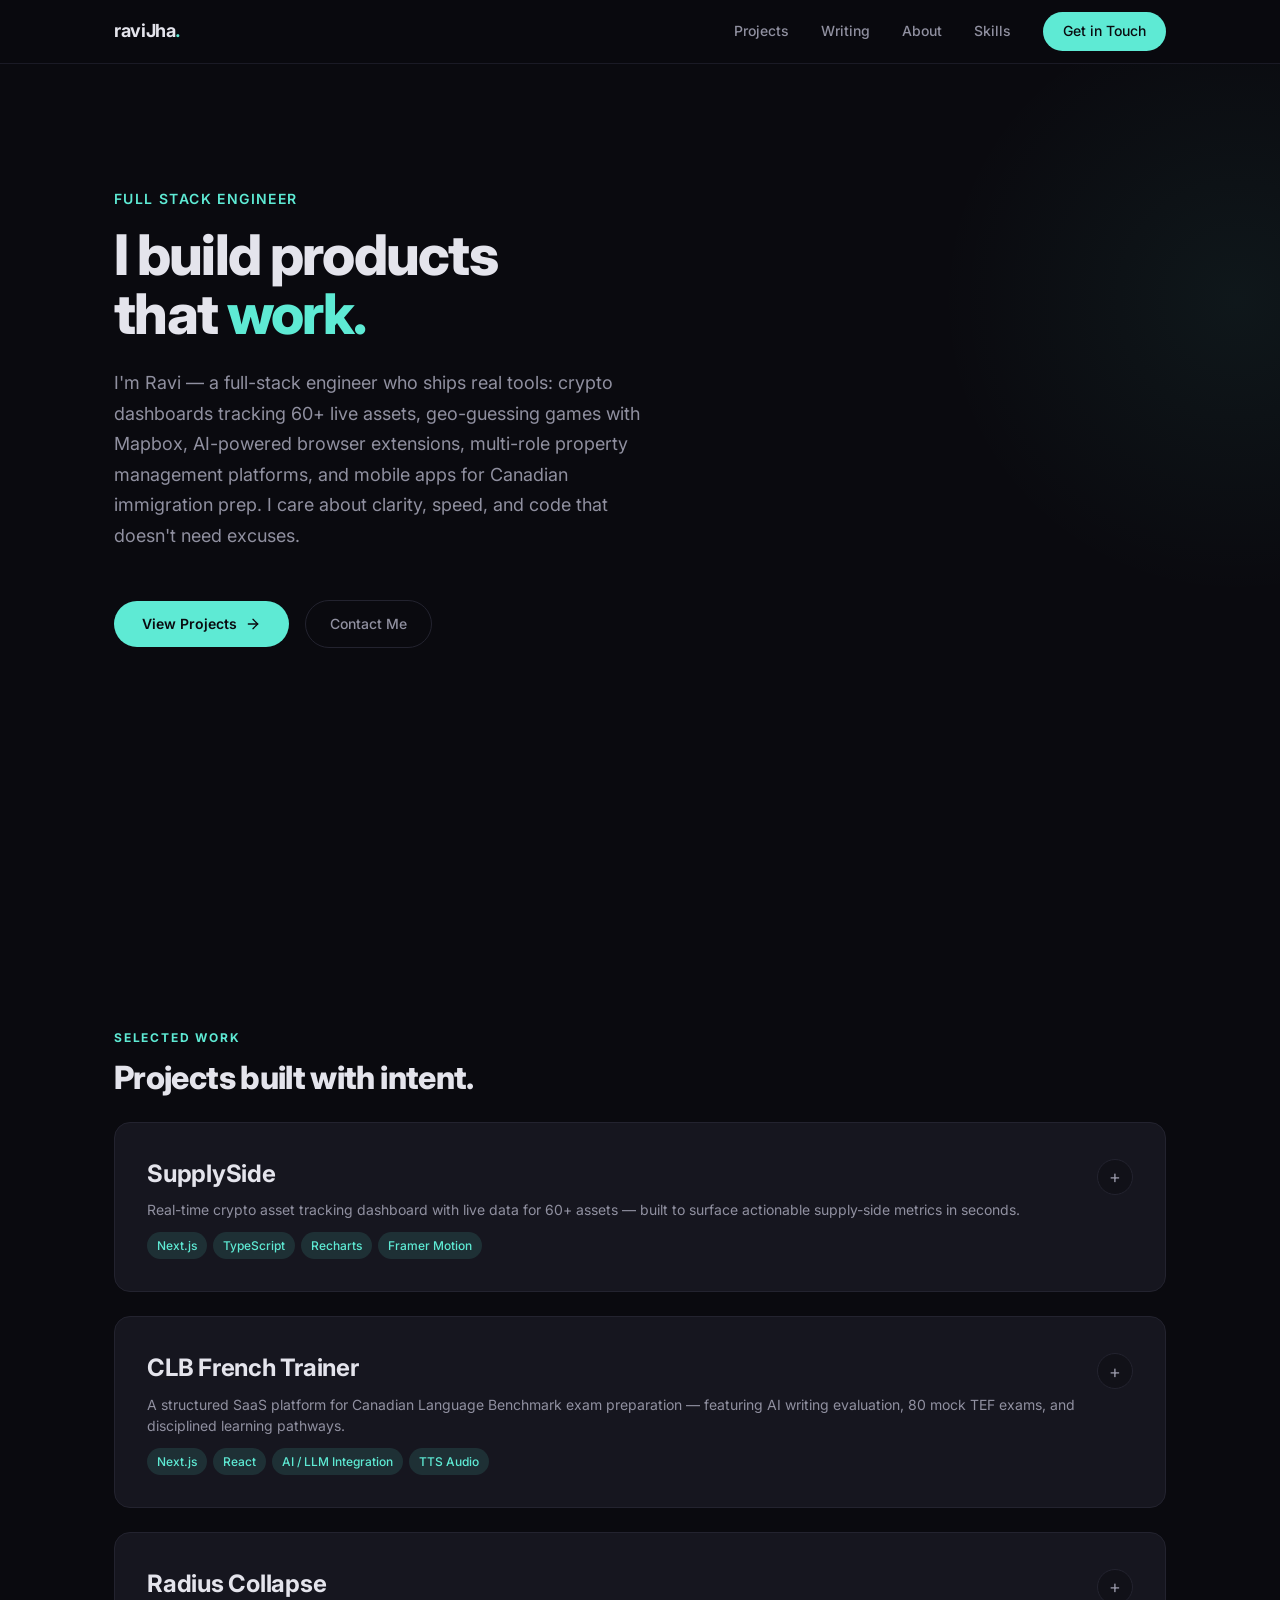
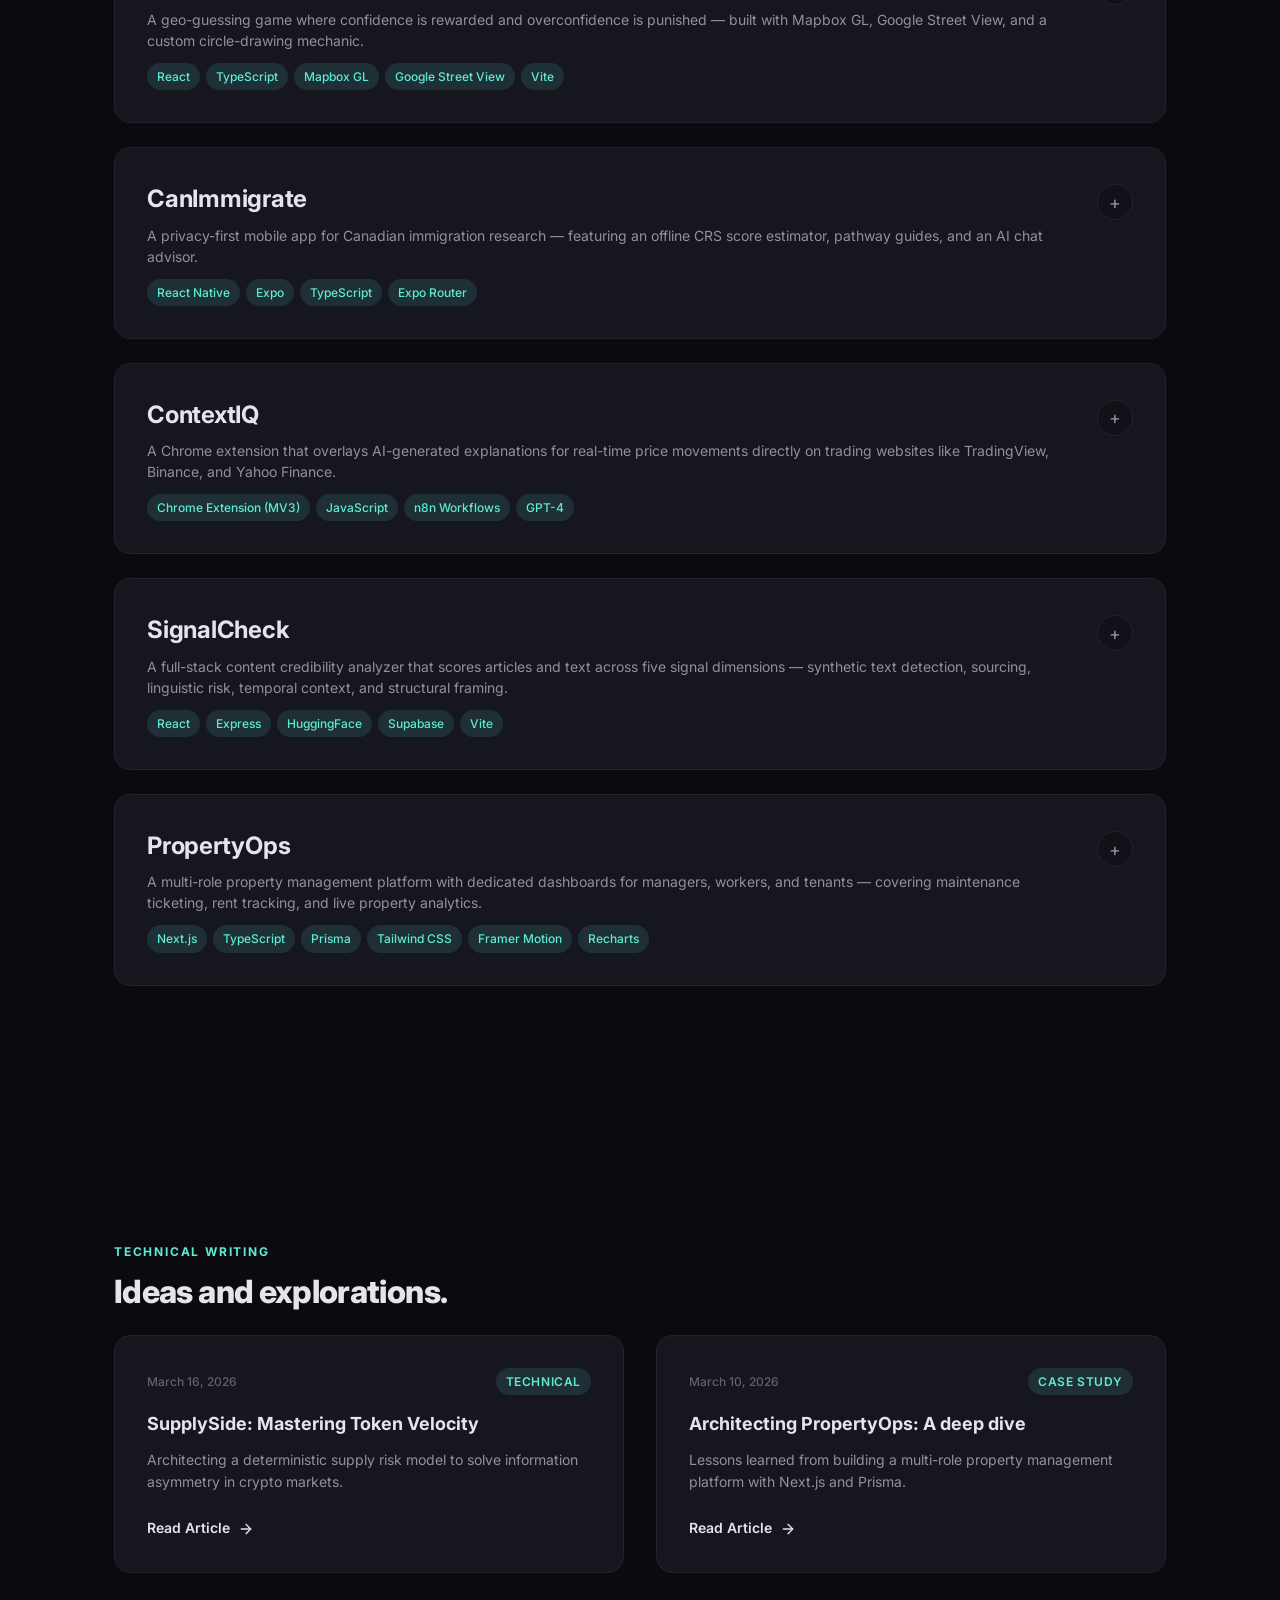
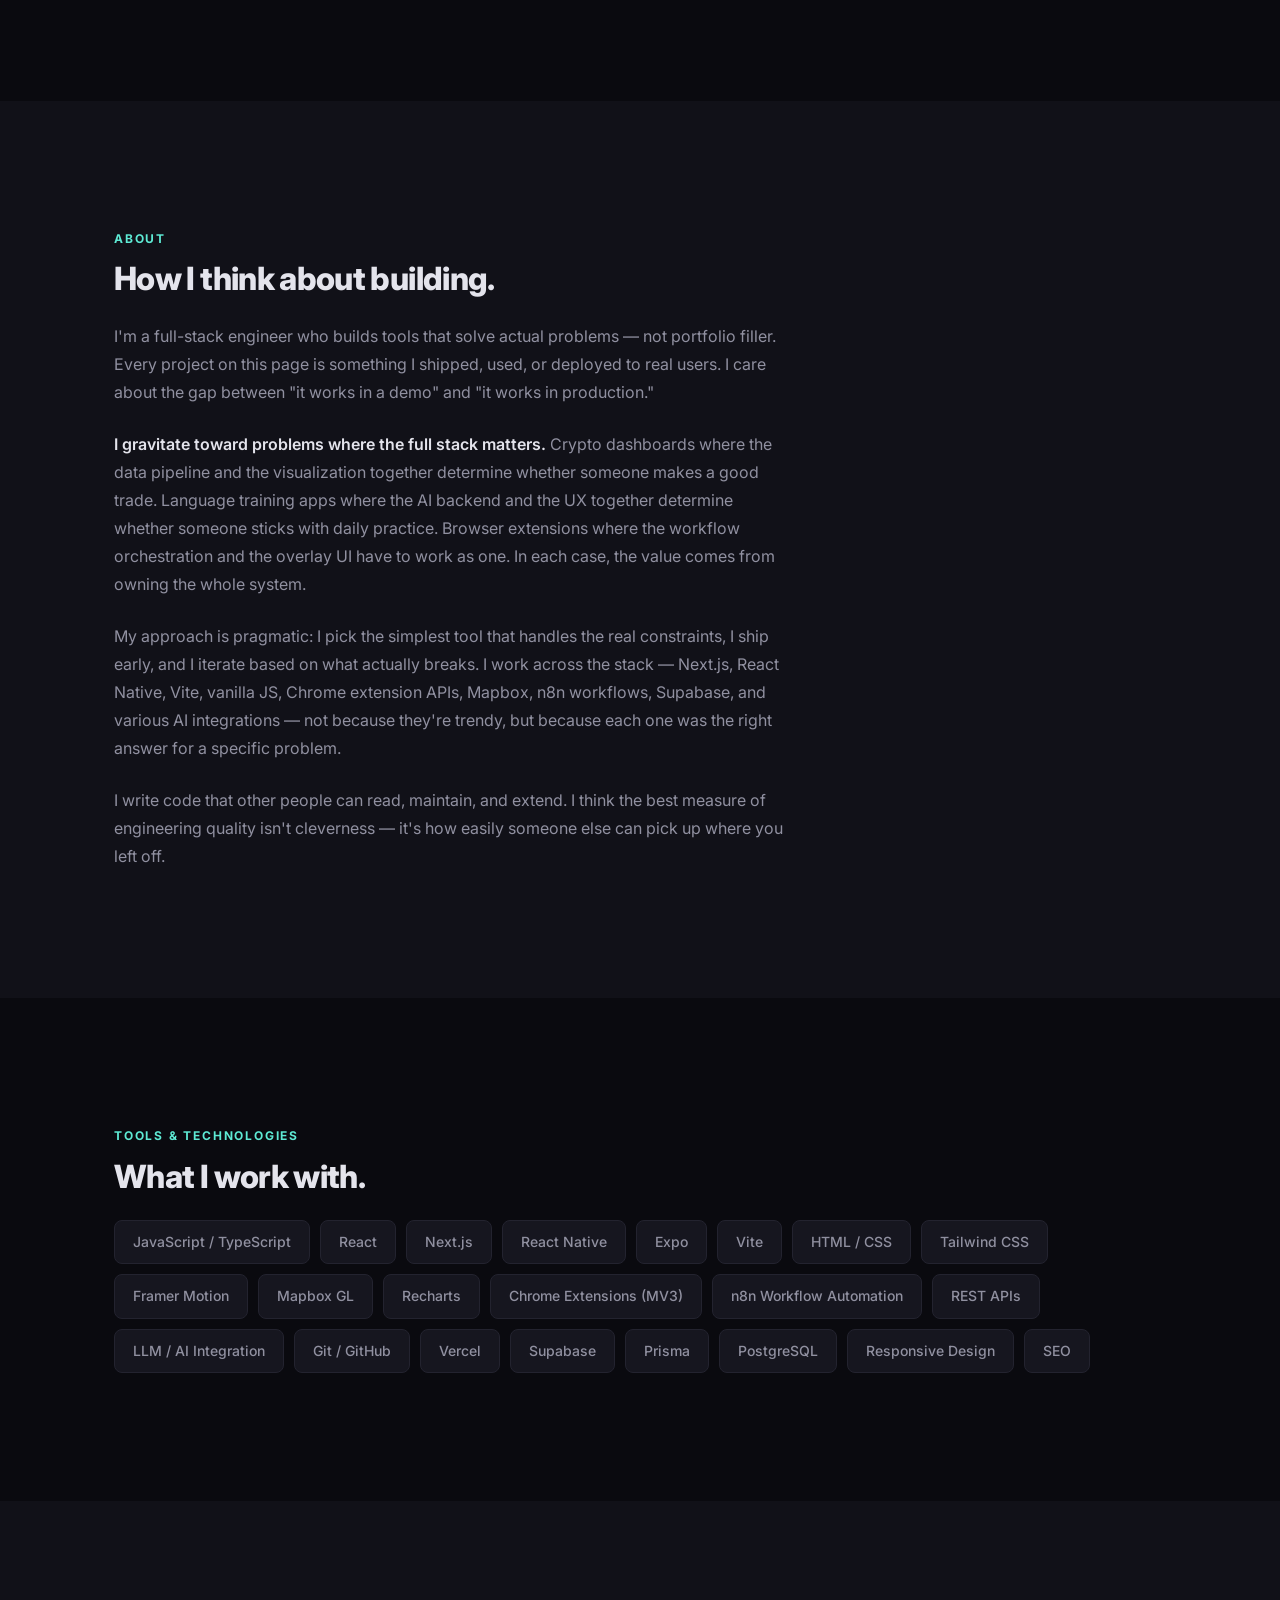
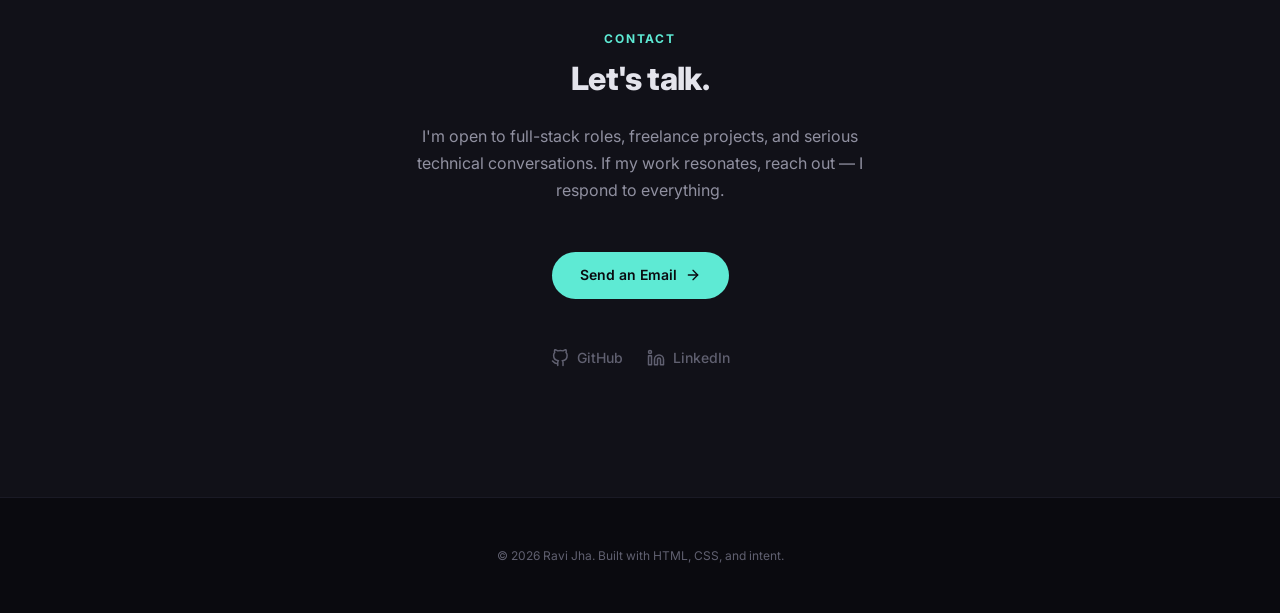
<file: index.html>
<!DOCTYPE html>
<html lang="en">

<head>
  <meta charset="UTF-8">
  <meta name="viewport" content="width=device-width, initial-scale=1.0">
  <title>Ravi Jha — Full Stack Engineer</title>
  <meta name="description"
    content="Full-stack engineer who builds real products — crypto dashboards, geo-games, browser extensions, and mobile apps. Clean code, fast interfaces, honest execution.">
  <meta name="author" content="Ravi Jha">
  <meta name="theme-color" content="#0a0a0f">
  <link rel="icon" type="image/png" href="favicon.png">
  <link rel="stylesheet" href="styles.css">
</head>

<body>

  <!-- ======== NAVIGATION ======== -->
  <nav class="nav" role="navigation" aria-label="Main navigation">
    <div class="container">
      <a href="#" class="nav-logo">raviJha<span>.</span></a>
      <div class="nav-links">
        <a href="#projects">Projects</a>
        <a href="#writing">Writing</a>
        <a href="#about">About</a>
        <a href="#skills">Skills</a>
        <a href="#contact" class="nav-cta">Get in Touch</a>
      </div>
      <button class="nav-toggle" aria-label="Toggle navigation">
        <span></span><span></span><span></span>
      </button>
    </div>
  </nav>

  <!-- ======== HERO ======== -->
  <section class="hero section" id="hero">
    <div class="container">
      <div class="hero-content">
        <p class="hero-greeting">Full Stack Engineer</p>
        <h1 class="hero-title">I build products<br>that <span class="accent">work.</span></h1>
        <p class="hero-description">I'm Ravi — a full-stack engineer who ships real tools: crypto dashboards tracking
          60+ live assets, geo-guessing games with Mapbox, AI-powered browser extensions, multi-role property management
          platforms, and mobile apps for Canadian immigration prep. I care about clarity, speed, and code that doesn't need excuses.</p>
        <div class="hero-actions">
          <a href="#projects" class="btn-primary">
            View Projects
            <svg xmlns="http://www.w3.org/2000/svg" viewBox="0 0 24 24" fill="none" stroke="currentColor"
              stroke-width="2" stroke-linecap="round" stroke-linejoin="round">
              <line x1="5" y1="12" x2="19" y2="12" />
              <polyline points="12 5 19 12 12 19" />
            </svg>
          </a>
          <a href="#contact" class="btn-secondary">Contact Me</a>
        </div>
      </div>
    </div>
  </section>

  <!-- ======== PROJECTS ======== -->
  <section class="projects section" id="projects">
    <div class="container">
      <p class="section-label reveal">Selected Work</p>
      <h2 class="section-heading reveal">Projects built with intent.</h2>

      <div class="projects-grid">

        <!-- 1. SupplySide -->
        <article class="project-card reveal">
          <div class="project-header">
            <div class="project-meta">
              <h3 class="project-name">SupplySide</h3>
              <p class="project-tagline">Real-time crypto asset tracking dashboard with live data for 60+ assets — built
                to surface actionable supply-side metrics in seconds.</p>
              <div class="project-tech">
                <span class="tech-tag">Next.js</span>
                <span class="tech-tag">TypeScript</span>
                <span class="tech-tag">Recharts</span>
                <span class="tech-tag">Framer Motion</span>
              </div>
            </div>
            <button class="project-toggle" aria-label="Expand project details">+</button>
          </div>
          <div class="project-detail">
            <div class="project-detail-inner">
              <div class="project-detail-grid">
                <div class="detail-block">
                  <h4>Context</h4>
                  <p>Crypto markets move fast, but most trackers focus on price. SupplySide was built to answer a
                    different question: what's happening with supply distribution, holder concentration, and on-chain
                    flow across 60+ assets in a single view.</p>
                </div>
                <div class="detail-block">
                  <h4>Contribution</h4>
                  <p>Designed and built the entire frontend — data fetching layer with live API integration, interactive
                    Recharts visualizations, responsive dashboard layout, and animated transitions using Framer Motion.
                    Architected the data pipeline to normalize diverse API responses into a consistent schema.</p>
                </div>
                <div class="detail-block">
                  <h4>Key Decision</h4>
                  <p>Chose to dynamically fetch and display live metrics instead of hardcoding sample data. This
                    required building a normalization layer for inconsistent API responses, but it meant the dashboard
                    always shows real, defensible numbers — not demo data.</p>
                </div>
                <div class="detail-block">
                  <h4>Outcome</h4>
                  <p>A production-grade dashboard that tracks 60+ crypto assets with real-time data, interactive charts,
                    and a clean interface that loads fast. The architecture allows adding new assets without touching
                    the UI code.</p>
                </div>
              </div>
              <div class="project-links">
                <a href="https://supplyside.ravijha.co/" class="project-link" target="_blank" rel="noopener">
                  <svg xmlns="http://www.w3.org/2000/svg" viewBox="0 0 24 24" fill="none" stroke="currentColor"
                    stroke-width="2" stroke-linecap="round" stroke-linejoin="round">
                    <circle cx="12" cy="12" r="10" />
                    <line x1="2" y1="12" x2="22" y2="12" />
                    <path
                      d="M12 2a15.3 15.3 0 0 1 4 10 15.3 15.3 0 0 1-4 10 15.3 15.3 0 0 1-4-10 15.3 15.3 0 0 1 4-10z" />
                  </svg>
                  Live Site
                </a>
                <a href="https://github.com/m0rty01/supplyside" class="project-link" target="_blank" rel="noopener">
                  <svg xmlns="http://www.w3.org/2000/svg" viewBox="0 0 24 24" fill="none" stroke="currentColor"
                    stroke-width="2" stroke-linecap="round" stroke-linejoin="round">
                    <path
                      d="M9 19c-5 1.5-5-2.5-7-3m14 6v-3.87a3.37 3.37 0 0 0-.94-2.61c3.14-.35 6.44-1.54 6.44-7A5.44 5.44 0 0 0 20 4.77 5.07 5.07 0 0 0 19.91 1S18.73.65 16 2.48a13.38 13.38 0 0 0-7 0C6.27.65 5.09 1 5.09 1A5.07 5.07 0 0 0 5 4.77a5.44 5.44 0 0 0-1.5 3.78c0 5.42 3.3 6.61 6.44 7A3.37 3.37 0 0 0 9 18.13V22" />
                  </svg>
                  GitHub
                </a>
              </div>
            </div>
          </div>
        </article>

        <!-- 2. CLB French Trainer -->
        <article class="project-card reveal">
          <div class="project-header">
            <div class="project-meta">
              <h3 class="project-name">CLB French Trainer</h3>
              <p class="project-tagline">A structured SaaS platform for Canadian Language Benchmark exam preparation —
                featuring AI writing evaluation, 80 mock TEF exams, and disciplined learning pathways.</p>
              <div class="project-tech">
                <span class="tech-tag">Next.js</span>
                <span class="tech-tag">React</span>
                <span class="tech-tag">AI / LLM Integration</span>
                <span class="tech-tag">TTS Audio</span>
              </div>
            </div>
            <button class="project-toggle" aria-label="Expand project details">+</button>
          </div>
          <div class="project-detail">
            <div class="project-detail-inner">
              <div class="project-detail-grid">
                <div class="detail-block">
                  <h4>Context</h4>
                  <p>Immigrants preparing for Canadian language benchmarks lack structured, affordable training tools.
                    Most resources are scattered PDFs or expensive tutors. CLB French Trainer provides a complete,
                    self-paced system covering all four exam skills: reading, writing, listening, and speaking.</p>
                </div>
                <div class="detail-block">
                  <h4>Contribution</h4>
                  <p>Built the full-stack application from scratch — structured daily learning pathways, 80 original
                    mock TEF exams, AI-powered writing evaluation with TEF-equivalent scoring, audio listening practice
                    with Text-to-Speech integration, and a freemium pricing model with Stripe-ready architecture.</p>
                </div>
                <div class="detail-block">
                  <h4>Key Decision</h4>
                  <p>Integrated AI writing evaluation to provide instant, scored feedback on French writing exercises.
                    This replaced the need for human graders and made the platform viable as a self-serve tool — a
                    critical requirement for the freemium model to work at scale.</p>
                </div>
                <div class="detail-block">
                  <h4>Outcome</h4>
                  <p>A fully functional SaaS with structured CLB 5 and CLB 7 pathways, daily grammar lessons, progress
                    tracking, and a marketing site with exit-intent email capture. The app is deployed and actively used
                    by French learners targeting Canadian immigration benchmarks.</p>
                </div>
              </div>
              <div class="project-links">
                <a href="https://clbfrench.ravijha.co" class="project-link" target="_blank" rel="noopener">
                  <svg xmlns="http://www.w3.org/2000/svg" viewBox="0 0 24 24" fill="none" stroke="currentColor"
                    stroke-width="2" stroke-linecap="round" stroke-linejoin="round">
                    <circle cx="12" cy="12" r="10" />
                    <line x1="2" y1="12" x2="22" y2="12" />
                    <path
                      d="M12 2a15.3 15.3 0 0 1 4 10 15.3 15.3 0 0 1-4 10 15.3 15.3 0 0 1-4-10 15.3 15.3 0 0 1 4-10z" />
                  </svg>
                  Live Site
                </a>
                <a href="https://github.com/m0rty01/clb-french" class="project-link" target="_blank" rel="noopener">
                  <svg xmlns="http://www.w3.org/2000/svg" viewBox="0 0 24 24" fill="none" stroke="currentColor"
                    stroke-width="2" stroke-linecap="round" stroke-linejoin="round">
                    <path
                      d="M9 19c-5 1.5-5-2.5-7-3m14 6v-3.87a3.37 3.37 0 0 0-.94-2.61c3.14-.35 6.44-1.54 6.44-7A5.44 5.44 0 0 0 20 4.77 5.07 5.07 0 0 0 19.91 1S18.73.65 16 2.48a13.38 13.38 0 0 0-7 0C6.27.65 5.09 1 5.09 1A5.07 5.07 0 0 0 5 4.77a5.44 5.44 0 0 0-1.5 3.78c0 5.42 3.3 6.61 6.44 7A3.37 3.37 0 0 0 9 18.13V22" />
                  </svg>
                  GitHub
                </a>
              </div>
            </div>
          </div>
        </article>

        <!-- 3. Radius Collapse -->
        <article class="project-card reveal">
          <div class="project-header">
            <div class="project-meta">
              <h3 class="project-name">Radius Collapse</h3>
              <p class="project-tagline">A geo-guessing game where confidence is rewarded and overconfidence is punished
                — built with Mapbox GL, Google Street View, and a custom circle-drawing mechanic.</p>
              <div class="project-tech">
                <span class="tech-tag">React</span>
                <span class="tech-tag">TypeScript</span>
                <span class="tech-tag">Mapbox GL</span>
                <span class="tech-tag">Google Street View</span>
                <span class="tech-tag">Vite</span>
              </div>
            </div>
            <button class="project-toggle" aria-label="Expand project details">+</button>
          </div>
          <div class="project-detail">
            <div class="project-detail-inner">
              <div class="project-detail-grid">
                <div class="detail-block">
                  <h4>Context</h4>
                  <p>GeoGuessr is popular but its scoring is simple — closer is better. Radius Collapse flips the
                    mechanic: you draw a circle on the map, and smaller circles yield exponentially more points. But if
                    the target falls outside your circle, you score zero. It turns geography into a risk-reward
                    decision.</p>
                </div>
                <div class="detail-block">
                  <h4>Contribution</h4>
                  <p>Built the entire game — custom circle-drawing interaction system on Mapbox GL (click-to-place,
                    shift-drag-to-resize), Google Street View panorama integration, multi-round game flow with a
                    30-second timer, scoring algorithm using Turf.js for geodesic calculations, and a Vercel KV-backed
                    leaderboard.</p>
                </div>
                <div class="detail-block">
                  <h4>Key Decision</h4>
                  <p>Designed a custom circle-drawing UX that supports both click-to-place and shift-drag-to-resize,
                    with a draggable handle for adjustment. This was more complex than a simple marker, but it's the
                    core interaction that makes the game feel unique — the circle IS the guess.</p>
                </div>
                <div class="detail-block">
                  <h4>Outcome</h4>
                  <p>A polished, responsive web game with glassmorphic UI, animated HUD elements, automatic location
                    fallback handling, and a persistent leaderboard. The scoring mechanic creates genuine tension —
                    players must balance confidence against risk every round.</p>
                </div>
              </div>
              <div class="project-links">
                <a href="https://radiuscollapse.ravijha.co/" class="project-link" target="_blank" rel="noopener">
                  <svg xmlns="http://www.w3.org/2000/svg" viewBox="0 0 24 24" fill="none" stroke="currentColor"
                    stroke-width="2" stroke-linecap="round" stroke-linejoin="round">
                    <circle cx="12" cy="12" r="10" />
                    <line x1="2" y1="12" x2="22" y2="12" />
                    <path
                      d="M12 2a15.3 15.3 0 0 1 4 10 15.3 15.3 0 0 1-4 10 15.3 15.3 0 0 1-4-10 15.3 15.3 0 0 1 4-10z" />
                  </svg>
                  Live Site
                </a>
                <a href="https://github.com/m0rty01/radiusCollapse" class="project-link" target="_blank" rel="noopener">
                  <svg xmlns="http://www.w3.org/2000/svg" viewBox="0 0 24 24" fill="none" stroke="currentColor"
                    stroke-width="2" stroke-linecap="round" stroke-linejoin="round">
                    <path
                      d="M9 19c-5 1.5-5-2.5-7-3m14 6v-3.87a3.37 3.37 0 0 0-.94-2.61c3.14-.35 6.44-1.54 6.44-7A5.44 5.44 0 0 0 20 4.77 5.07 5.07 0 0 0 19.91 1S18.73.65 16 2.48a13.38 13.38 0 0 0-7 0C6.27.65 5.09 1 5.09 1A5.07 5.07 0 0 0 5 4.77a5.44 5.44 0 0 0-1.5 3.78c0 5.42 3.3 6.61 6.44 7A3.37 3.37 0 0 0 9 18.13V22" />
                  </svg>
                  GitHub
                </a>
              </div>
            </div>
          </div>
        </article>

        <!-- 4. CanImmigrate -->
        <article class="project-card reveal">
          <div class="project-header">
            <div class="project-meta">
              <h3 class="project-name">CanImmigrate</h3>
              <p class="project-tagline">A privacy-first mobile app for Canadian immigration research — featuring an
                offline CRS score estimator, pathway guides, and an AI chat advisor.</p>
              <div class="project-tech">
                <span class="tech-tag">React Native</span>
                <span class="tech-tag">Expo</span>
                <span class="tech-tag">TypeScript</span>
                <span class="tech-tag">Expo Router</span>
              </div>
            </div>
            <button class="project-toggle" aria-label="Expand project details">+</button>
          </div>
          <div class="project-detail">
            <div class="project-detail-inner">
              <div class="project-detail-grid">
                <div class="detail-block">
                  <h4>Context</h4>
                  <p>People exploring Canadian immigration face fragmented, confusing government resources. CanImmigrate
                    consolidates the key information into a single mobile app: CRS score estimation, pathway overviews,
                    and an AI assistant — all without requiring an internet connection for core features.</p>
                </div>
                <div class="detail-block">
                  <h4>Contribution</h4>
                  <p>Built the complete cross-platform mobile app — CRS score calculator based on the publicly available
                    IRCC formula, immigration pathway reference guides, structured onboarding flow with legal
                    disclaimers, AI-powered chat using LLM integration, and a dark/light theme system. All data is
                    stored locally on-device.</p>
                </div>
                <div class="detail-block">
                  <h4>Key Decision</h4>
                  <p>Chose to keep all user data strictly on-device with zero server-side storage. For an immigration
                    app handling sensitive personal data (age, education, language scores), this was a non-negotiable
                    trust requirement. It also simplified the architecture — no auth, no backend, no GDPR complexity.
                  </p>
                </div>
                <div class="detail-block">
                  <h4>Outcome</h4>
                  <p>A production-ready mobile app available on iOS and Android with a polished onboarding experience,
                    haptic feedback, animated transitions, and clear legal disclaimers. The privacy-first architecture
                    became a differentiator, not just a constraint.</p>
                </div>
              </div>
              <div class="project-links">
                <a href="https://canimmigrate.ravijha.co/" class="project-link" target="_blank" rel="noopener">
                  <svg xmlns="http://www.w3.org/2000/svg" viewBox="0 0 24 24" fill="none" stroke="currentColor"
                    stroke-width="2" stroke-linecap="round" stroke-linejoin="round">
                    <circle cx="12" cy="12" r="10" />
                    <line x1="2" y1="12" x2="22" y2="12" />
                    <path
                      d="M12 2a15.3 15.3 0 0 1 4 10 15.3 15.3 0 0 1-4 10 15.3 15.3 0 0 1-4-10 15.3 15.3 0 0 1 4-10z" />
                  </svg>
                  Live Site
                </a>
                <a href="https://github.com/m0rty01/Canimmigrate-" class="project-link" target="_blank" rel="noopener">
                  <svg xmlns="http://www.w3.org/2000/svg" viewBox="0 0 24 24" fill="none" stroke="currentColor"
                    stroke-width="2" stroke-linecap="round" stroke-linejoin="round">
                    <path
                      d="M9 19c-5 1.5-5-2.5-7-3m14 6v-3.87a3.37 3.37 0 0 0-.94-2.61c3.14-.35 6.44-1.54 6.44-7A5.44 5.44 0 0 0 20 4.77 5.07 5.07 0 0 0 19.91 1S18.73.65 16 2.48a13.38 13.38 0 0 0-7 0C6.27.65 5.09 1 5.09 1A5.07 5.07 0 0 0 5 4.77a5.44 5.44 0 0 0-1.5 3.78c0 5.42 3.3 6.61 6.44 7A3.37 3.37 0 0 0 9 18.13V22" />
                  </svg>
                  GitHub
                </a>
              </div>
            </div>
          </div>
        </article>

        <!-- 5. ContextIQ -->
        <article class="project-card reveal">
          <div class="project-header">
            <div class="project-meta">
              <h3 class="project-name">ContextIQ</h3>
              <p class="project-tagline">A Chrome extension that overlays AI-generated explanations for real-time price
                movements directly on trading websites like TradingView, Binance, and Yahoo Finance.</p>
              <div class="project-tech">
                <span class="tech-tag">Chrome Extension (MV3)</span>
                <span class="tech-tag">JavaScript</span>
                <span class="tech-tag">n8n Workflows</span>
                <span class="tech-tag">GPT-4</span>
              </div>
            </div>
            <button class="project-toggle" aria-label="Expand project details">+</button>
          </div>
          <div class="project-detail">
            <div class="project-detail-inner">
              <div class="project-detail-grid">
                <div class="detail-block">
                  <h4>Context</h4>
                  <p>Traders see price movements but rarely understand why something is moving in real time. ContextIQ
                    solves this by injecting a concise, AI-generated explanation directly onto the trading page — no tab
                    switching, no manual searching.</p>
                </div>
                <div class="detail-block">
                  <h4>Contribution</h4>
                  <p>Designed and built the entire system end-to-end: Chrome Manifest V3 extension with content scripts
                    that detect active market symbols, n8n workflow backend that fetches news, sentiment data, and
                    financial metrics, GPT-4 prompt engineering for concise market analysis, and a glassmorphic overlay
                    UI that sits on top of trading pages.</p>
                </div>
                <div class="detail-block">
                  <h4>Key Decision</h4>
                  <p>Used n8n as the backend orchestration layer instead of building a custom server. This allowed rapid
                    iteration on the data pipeline (news APIs, sentiment analysis, LLM calls) without redeploying code —
                    changes to the analysis logic are workflow edits, not code commits.</p>
                </div>
                <div class="detail-block">
                  <h4>Outcome</h4>
                  <p>A working browser extension with real-time AI market analysis, deployed to Chrome with a marketing
                    website. The n8n architecture proved valuable — the analysis pipeline was iterated dozens of times
                    without touching the extension code. Privacy-first: no personal data is collected.</p>
                </div>
              </div>
              <div class="project-links">
                <a href="https://contextiq.ravijha.co/" class="project-link" target="_blank" rel="noopener">
                  <svg xmlns="http://www.w3.org/2000/svg" viewBox="0 0 24 24" fill="none" stroke="currentColor"
                    stroke-width="2" stroke-linecap="round" stroke-linejoin="round">
                    <circle cx="12" cy="12" r="10" />
                    <line x1="2" y1="12" x2="22" y2="12" />
                    <path
                      d="M12 2a15.3 15.3 0 0 1 4 10 15.3 15.3 0 0 1-4 10 15.3 15.3 0 0 1-4-10 15.3 15.3 0 0 1 4-10z" />
                  </svg>
                  Live Site
                </a>
                <a href="https://github.com/m0rty01/ContextIQ" class="project-link" target="_blank" rel="noopener">
                  <svg xmlns="http://www.w3.org/2000/svg" viewBox="0 0 24 24" fill="none" stroke="currentColor"
                    stroke-width="2" stroke-linecap="round" stroke-linejoin="round">
                    <path
                      d="M9 19c-5 1.5-5-2.5-7-3m14 6v-3.87a3.37 3.37 0 0 0-.94-2.61c3.14-.35 6.44-1.54 6.44-7A5.44 5.44 0 0 0 20 4.77 5.07 5.07 0 0 0 19.91 1S18.73.65 16 2.48a13.38 13.38 0 0 0-7 0C6.27.65 5.09 1 5.09 1A5.07 5.07 0 0 0 5 4.77a5.44 5.44 0 0 0-1.5 3.78c0 5.42 3.3 6.61 6.44 7A3.37 3.37 0 0 0 9 18.13V22" />
                  </svg>
                  GitHub
                </a>
              </div>
            </div>
          </div>
        </article>

        <!-- 6. SignalCheck -->
        <article class="project-card reveal">
          <div class="project-header">
            <div class="project-meta">
              <h3 class="project-name">SignalCheck</h3>
              <p class="project-tagline">A full-stack content credibility analyzer that scores articles and text across
                five signal dimensions — synthetic text detection, sourcing, linguistic risk, temporal context, and
                structural framing.</p>
              <div class="project-tech">
                <span class="tech-tag">React</span>
                <span class="tech-tag">Express</span>
                <span class="tech-tag">HuggingFace</span>
                <span class="tech-tag">Supabase</span>
                <span class="tech-tag">Vite</span>
              </div>
            </div>
            <button class="project-toggle" aria-label="Expand project details">+</button>
          </div>
          <div class="project-detail">
            <div class="project-detail-inner">
              <div class="project-detail-grid">
                <div class="detail-block">
                  <h4>Context</h4>
                  <p>Misinformation spreads fast, but most "fact-check" tools give a binary true/false verdict that
                    oversimplifies the problem. SignalCheck takes a different approach: it analyzes content across five
                    independent signal dimensions and presents a multi-dimensional credibility profile — not a single
                    score, but a nuanced breakdown of where the red flags actually are.</p>
                </div>
                <div class="detail-block">
                  <h4>Contribution</h4>
                  <p>Built the entire system end-to-end: Express backend with a modular analyzer pipeline (synthetic
                    text, sourcing, linguistic, temporal, structural), HuggingFace Inference API for ML-based text
                    classification, NewsAPI integration for temporal corroboration, Cheerio-based URL content
                    extraction,
                    Supabase feedback storage, and a React + Vite frontend with a glassmorphic results dashboard.</p>
                </div>
                <div class="detail-block">
                  <h4>Key Decision</h4>
                  <p>Chose to preserve multi-dimensional signals rather than collapsing them into a single credibility
                    score. When sourcing and linguistic signals disagree, that disagreement itself is informative. The
                    aggregation layer explicitly surfaces these conflicts instead of averaging them away — a deliberate
                    choice to favor honest uncertainty over false precision.</p>
                </div>
                <div class="detail-block">
                  <h4>Outcome</h4>
                  <p>A deployed analysis tool that accepts URLs or pasted text and returns a detailed credibility
                    profile with confidence bands, actionable suggestions, and clear uncertainty disclaimers. The
                    modular
                    architecture allows adding new signal analyzers without touching the aggregation or frontend
                    code.</p>
                </div>
              </div>
              <div class="project-links">
                <a href="https://signalcheck.ravijha.co/" class="project-link" target="_blank" rel="noopener">
                  <svg xmlns="http://www.w3.org/2000/svg" viewBox="0 0 24 24" fill="none" stroke="currentColor"
                    stroke-width="2" stroke-linecap="round" stroke-linejoin="round">
                    <circle cx="12" cy="12" r="10" />
                    <line x1="2" y1="12" x2="22" y2="12" />
                    <path
                      d="M12 2a15.3 15.3 0 0 1 4 10 15.3 15.3 0 0 1-4 10 15.3 15.3 0 0 1-4-10 15.3 15.3 0 0 1 4-10z" />
                  </svg>
                  Live Site
                </a>
                <a href="https://github.com/m0rty01/SignalCheck" class="project-link" target="_blank" rel="noopener">
                  <svg xmlns="http://www.w3.org/2000/svg" viewBox="0 0 24 24" fill="none" stroke="currentColor"
                    stroke-width="2" stroke-linecap="round" stroke-linejoin="round">
                    <path
                      d="M9 19c-5 1.5-5-2.5-7-3m14 6v-3.87a3.37 3.37 0 0 0-.94-2.61c3.14-.35 6.44-1.54 6.44-7A5.44 5.44 0 0 0 20 4.77 5.07 5.07 0 0 0 19.91 1S18.73.65 16 2.48a13.38 13.38 0 0 0-7 0C6.27.65 5.09 1 5.09 1A5.07 5.07 0 0 0 5 4.77a5.44 5.44 0 0 0-1.5 3.78c0 5.42 3.3 6.61 6.44 7A3.37 3.37 0 0 0 9 18.13V22" />
                  </svg>
                  GitHub
                </a>
              </div>
            </div>
          </div>
        </article>


        <!-- 7. PropertyOps -->
        <article class="project-card reveal">
          <div class="project-header">
            <div class="project-meta">
              <h3 class="project-name">PropertyOps</h3>
              <p class="project-tagline">A multi-role property management platform with dedicated dashboards for managers, workers, and tenants — covering maintenance ticketing, rent tracking, and live property analytics.</p>
              <div class="project-tech">
                <span class="tech-tag">Next.js</span>
                <span class="tech-tag">TypeScript</span>
                <span class="tech-tag">Prisma</span>
                <span class="tech-tag">Tailwind CSS</span>
                <span class="tech-tag">Framer Motion</span>
                <span class="tech-tag">Recharts</span>
              </div>
            </div>
            <button class="project-toggle" aria-label="Expand project details">+</button>
          </div>
          <div class="project-detail">
            <div class="project-detail-inner">
              <div class="project-detail-grid">
                <div class="detail-block">
                  <h4>Context</h4>
                  <p>Property management involves three distinct groups — managers, maintenance workers, and tenants — each with different information needs. Most tools either try to serve everyone poorly or require separate systems that don't talk to each other. PropertyOps was built to give each role a purpose-built interface while keeping the underlying data model unified.</p>
                </div>
                <div class="detail-block">
                  <h4>Contribution</h4>
                  <p>Designed and built the full-stack platform from scratch — role-based authentication and routing, a Manager dashboard with KPI cards and Recharts analytics for maintenance trends and issue categorization, a Worker dashboard for ticket management and hour logging, and a Tenant portal for submitting and tracking maintenance requests. Implemented rent tracking with overdue alerts, unit occupancy management, and a centralized maintenance board with priority queuing. Built on Next.js with Prisma ORM and a PostgreSQL database, deployed to Vercel.</p>
                </div>
                <div class="detail-block">
                  <h4>Key Decision</h4>
                  <p>Chose to build role-specific dashboards sharing a single Prisma data layer rather than separate apps. This meant one database schema and one API surface for all three user types — managers, workers, and tenants see different views, but the underlying data is consistent and never duplicated. It also made the authorization logic explicit and auditable throughout the app.</p>
                </div>
                <div class="detail-block">
                  <h4>Outcome</h4>
                  <p>A deployed, production-ready platform with fully functional dashboards for all three roles, interactive analytics for property health and maintenance trends, and a responsive mobile-first UI with smooth Framer Motion transitions. The architecture is extensible — adding new roles or analytics views requires no changes to the core data model.</p>
                </div>
              </div>
              <div class="project-links">
                <a href="https://propertyops.ravijha.co/" class="project-link" target="_blank" rel="noopener">
                  <svg xmlns="http://www.w3.org/2000/svg" viewBox="0 0 24 24" fill="none" stroke="currentColor"
                    stroke-width="2" stroke-linecap="round" stroke-linejoin="round">
                    <circle cx="12" cy="12" r="10" />
                    <line x1="2" y1="12" x2="22" y2="12" />
                    <path
                      d="M12 2a15.3 15.3 0 0 1 4 10 15.3 15.3 0 0 1-4 10 15.3 15.3 0 0 1-4-10 15.3 15.3 0 0 1 4-10z" />
                  </svg>
                  Live Site
                </a>
                <a href="https://github.com/m0rty01/PropertyOps" class="project-link" target="_blank" rel="noopener">
                  <svg xmlns="http://www.w3.org/2000/svg" viewBox="0 0 24 24" fill="none" stroke="currentColor"
                    stroke-width="2" stroke-linecap="round" stroke-linejoin="round">
                    <path
                      d="M9 19c-5 1.5-5-2.5-7-3m14 6v-3.87a3.37 3.37 0 0 0-.94-2.61c3.14-.35 6.44-1.54 6.44-7A5.44 5.44 0 0 0 20 4.77 5.07 5.07 0 0 0 19.91 1S18.73.65 16 2.48a13.38 13.38 0 0 0-7 0C6.27.65 5.09 1 5.09 1A5.07 5.07 0 0 0 5 4.77a5.44 5.44 0 0 0-1.5 3.78c0 5.42 3.3 6.61 6.44 7A3.37 3.37 0 0 0 9 18.13V22" />
                  </svg>
                  GitHub
                </a>
              </div>
            </div>
          </div>
        </article>

      </div>
    </div>
  </section>

  <!-- ======== WRITING ======== -->
  <section class="writing section" id="writing">
    <div class="container">
      <p class="section-label reveal">Technical Writing</p>
      <h2 class="section-heading reveal">Ideas and explorations.</h2>
      
      <div class="writing-grid">
        <!-- Post 1 -->
        <article class="writing-card reveal">
          <a href="blog/building-supplyside.html" class="writing-card-inner">
            <div class="writing-header">
              <span class="writing-date">March 16, 2026</span>
              <span class="writing-category">Technical</span>
            </div>
            <h3 class="writing-title">SupplySide: Mastering Token Velocity</h3>
            <p class="writing-excerpt">Architecting a deterministic supply risk model to solve information asymmetry in crypto markets.</p>
            <div class="writing-footer">
              <span class="read-more">Read Article</span>
              <svg xmlns="http://www.w3.org/2000/svg" viewBox="0 0 24 24" fill="none" stroke="currentColor" stroke-width="2" stroke-linecap="round" stroke-linejoin="round" class="arrow-icon">
                <line x1="5" y1="12" x2="19" y2="12"></line>
                <polyline points="12 5 19 12 12 19"></polyline>
              </svg>
            </div>
          </a>
        </article>

        <!-- Post 2 -->
        <article class="writing-card reveal">
          <a href="blog/building-property-ops.html" class="writing-card-inner">
            <div class="writing-header">
              <span class="writing-date">March 10, 2026</span>
              <span class="writing-category">Case Study</span>
            </div>
            <h3 class="writing-title">Architecting PropertyOps: A deep dive</h3>
            <p class="writing-excerpt">Lessons learned from building a multi-role property management platform with Next.js and Prisma.</p>
            <div class="writing-footer">
              <span class="read-more">Read Article</span>
              <svg xmlns="http://www.w3.org/2000/svg" viewBox="0 0 24 24" fill="none" stroke="currentColor" stroke-width="2" stroke-linecap="round" stroke-linejoin="round" class="arrow-icon">
                <line x1="5" y1="12" x2="19" y2="12"></line>
                <polyline points="12 5 19 12 12 19"></polyline>
              </svg>
            </div>
          </a>
        </article>
      </div>
    </div>
  </section>

  <!-- ======== ABOUT ======== -->
  <section class="about section" id="about">
    <div class="container">
      <p class="section-label reveal">About</p>
      <h2 class="section-heading reveal">How I think about building.</h2>
      <div class="about-content reveal">
        <p>I'm a full-stack engineer who builds tools that solve actual problems — not portfolio filler. Every project
          on this page is something I shipped, used, or deployed to real users. I care about the gap between "it works
          in a demo" and "it works in production."</p>
        <p><strong>I gravitate toward problems where the full stack matters.</strong> Crypto dashboards where the data
          pipeline and the visualization together determine whether someone makes a good trade. Language training apps
          where the AI backend and the UX together determine whether someone sticks with daily practice. Browser
          extensions where the workflow orchestration and the overlay UI have to work as one. In each case, the value
          comes from owning the whole system.</p>
        <p>My approach is pragmatic: I pick the simplest tool that handles the real constraints, I ship early, and I
          iterate based on what actually breaks. I work across the stack — Next.js, React Native, Vite, vanilla JS,
          Chrome extension APIs, Mapbox, n8n workflows, Supabase, and various AI integrations — not because they're
          trendy, but because each one was the right answer for a specific problem.</p>
        <p>I write code that other people can read, maintain, and extend. I think the best measure of engineering
          quality isn't cleverness — it's how easily someone else can pick up where you left off.</p>
      </div>
    </div>
  </section>

  <!-- ======== SKILLS ======== -->
  <section class="skills section" id="skills">
    <div class="container">
      <p class="section-label reveal">Tools & Technologies</p>
      <h2 class="section-heading reveal">What I work with.</h2>
      <div class="skills-grid reveal">
        <span class="skill-tag">JavaScript / TypeScript</span>
        <span class="skill-tag">React</span>
        <span class="skill-tag">Next.js</span>
        <span class="skill-tag">React Native</span>
        <span class="skill-tag">Expo</span>
        <span class="skill-tag">Vite</span>
        <span class="skill-tag">HTML / CSS</span>
        <span class="skill-tag">Tailwind CSS</span>
        <span class="skill-tag">Framer Motion</span>
        <span class="skill-tag">Mapbox GL</span>
        <span class="skill-tag">Recharts</span>
        <span class="skill-tag">Chrome Extensions (MV3)</span>
        <span class="skill-tag">n8n Workflow Automation</span>
        <span class="skill-tag">REST APIs</span>
        <span class="skill-tag">LLM / AI Integration</span>
        <span class="skill-tag">Git / GitHub</span>
        <span class="skill-tag">Vercel</span>
        <span class="skill-tag">Supabase</span>
        <span class="skill-tag">Prisma</span>
        <span class="skill-tag">PostgreSQL</span>
        <span class="skill-tag">Responsive Design</span>
        <span class="skill-tag">SEO</span>
      </div>
    </div>
  </section>

  <!-- ======== CONTACT ======== -->
  <section class="contact section" id="contact">
    <div class="container">
      <p class="section-label reveal">Contact</p>
      <h2 class="section-heading reveal">Let's talk.</h2>
      <p class="contact-subtext reveal">I'm open to full-stack roles, freelance projects, and serious technical
        conversations. If my work resonates, reach out — I respond to everything.</p>
      <div class="contact-actions reveal">
        <a href="mailto:ravijha01.97@gmail.com" class="btn-primary">
          Send an Email
          <svg xmlns="http://www.w3.org/2000/svg" viewBox="0 0 24 24" fill="none" stroke="currentColor" stroke-width="2"
            stroke-linecap="round" stroke-linejoin="round">
            <line x1="5" y1="12" x2="19" y2="12" />
            <polyline points="12 5 19 12 12 19" />
          </svg>
        </a>
      </div>
      <div class="contact-socials reveal">
        <a href="https://github.com/m0rty01" class="social-link" target="_blank" rel="noopener">
          <svg xmlns="http://www.w3.org/2000/svg" viewBox="0 0 24 24" fill="none" stroke="currentColor" stroke-width="2"
            stroke-linecap="round" stroke-linejoin="round">
            <path
              d="M9 19c-5 1.5-5-2.5-7-3m14 6v-3.87a3.37 3.37 0 0 0-.94-2.61c3.14-.35 6.44-1.54 6.44-7A5.44 5.44 0 0 0 20 4.77 5.07 5.07 0 0 0 19.91 1S18.73.65 16 2.48a13.38 13.38 0 0 0-7 0C6.27.65 5.09 1 5.09 1A5.07 5.07 0 0 0 5 4.77a5.44 5.44 0 0 0-1.5 3.78c0 5.42 3.3 6.61 6.44 7A3.37 3.37 0 0 0 9 18.13V22" />
          </svg>
          GitHub
        </a>
        <a href="https://www.linkedin.com/in/ravi-jha-a5b9a5a4/" class="social-link" target="_blank" rel="noopener">
          <svg xmlns="http://www.w3.org/2000/svg" viewBox="0 0 24 24" fill="none" stroke="currentColor" stroke-width="2"
            stroke-linecap="round" stroke-linejoin="round">
            <path d="M16 8a6 6 0 0 1 6 6v7h-4v-7a2 2 0 0 0-2-2 2 2 0 0 0-2 2v7h-4v-7a6 6 0 0 1 6-6z" />
            <rect x="2" y="9" width="4" height="12" />
            <circle cx="4" cy="4" r="2" />
          </svg>
          LinkedIn
        </a>
      </div>
    </div>
  </section>

  <!-- ======== FOOTER ======== -->
  <footer class="footer">
    <div class="container">
      <p>© 2026 Ravi Jha. Built with HTML, CSS, and intent.</p>
    </div>
  </footer>

  <script src="script.js"></script>
</body>

</html>
</file>
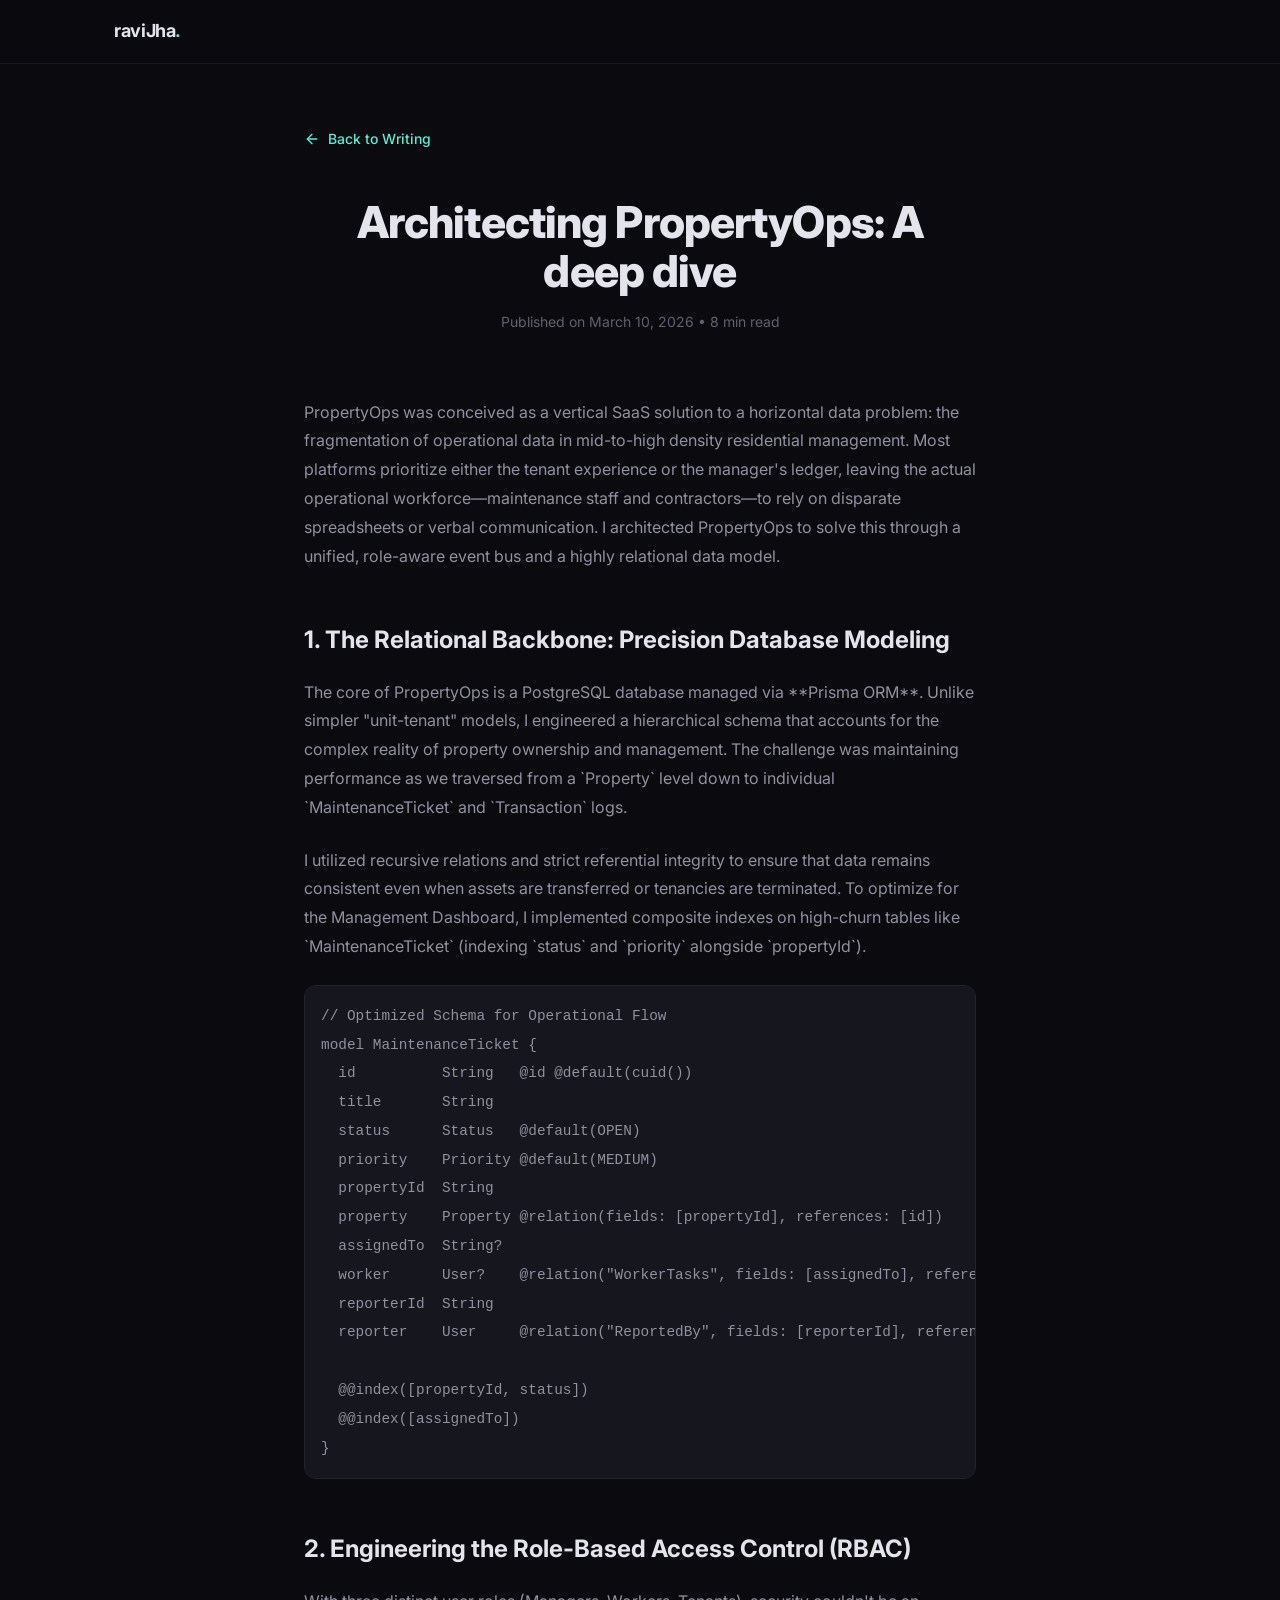
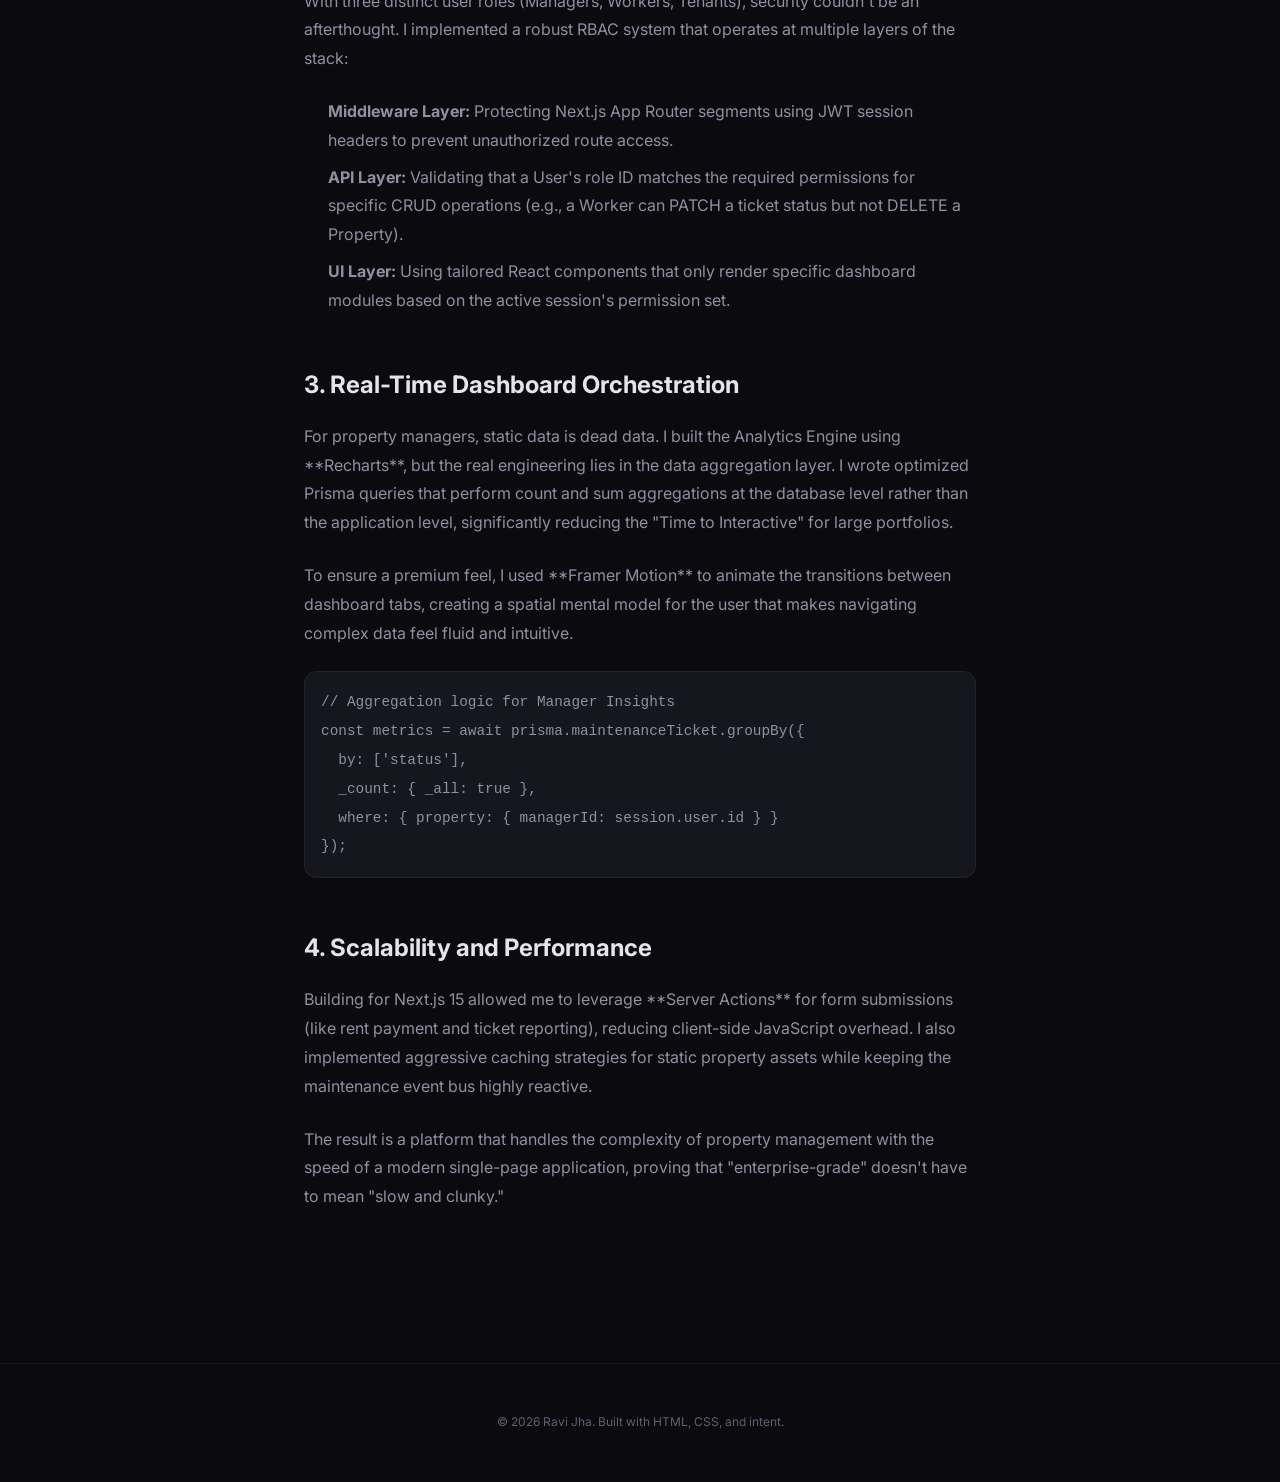
<file: blog/building-property-ops.html>
<!DOCTYPE html>
<html lang="en">
<head>
  <meta charset="UTF-8">
  <meta name="viewport" content="width=device-width, initial-scale=1.0">
  <title>Architecting PropertyOps — Ravi Jha</title>
  <link rel="stylesheet" href="../styles.css">
  <link rel="icon" type="image/png" href="../favicon.png">
</head>
<body>
  <nav class="nav">
    <div class="container">
      <a href="../index.html" class="nav-logo">raviJha<span>.</span></a>
    </div>
  </nav>

  <main class="post-container">
    <a href="../index.html#writing" class="post-back-link">
      <svg xmlns="http://www.w3.org/2000/svg" width="16" height="16" viewBox="0 0 24 24" fill="none" stroke="currentColor" stroke-width="2" stroke-linecap="round" stroke-linejoin="round"><line x1="19" y1="12" x2="5" y2="12"></line><polyline points="12 19 5 12 12 5"></polyline></svg>
      Back to Writing
    </a>

    <header class="post-header">
      <h1 class="post-title">Architecting PropertyOps: A deep dive</h1>
      <div class="post-meta">Published on March 10, 2026 • 8 min read</div>
    </header>

    <article class="post-content">
      <p>PropertyOps was conceived as a vertical SaaS solution to a horizontal data problem: the fragmentation of operational data in mid-to-high density residential management. Most platforms prioritize either the tenant experience or the manager's ledger, leaving the actual operational workforce—maintenance staff and contractors—to rely on disparate spreadsheets or verbal communication. I architected PropertyOps to solve this through a unified, role-aware event bus and a highly relational data model.</p>
      
      <h2>1. The Relational Backbone: Precision Database Modeling</h2>
      <p>The core of PropertyOps is a PostgreSQL database managed via **Prisma ORM**. Unlike simpler "unit-tenant" models, I engineered a hierarchical schema that accounts for the complex reality of property ownership and management. The challenge was maintaining performance as we traversed from a `Property` level down to individual `MaintenanceTicket` and `Transaction` logs.</p>

      <p>I utilized recursive relations and strict referential integrity to ensure that data remains consistent even when assets are transferred or tenancies are terminated. To optimize for the Management Dashboard, I implemented composite indexes on high-churn tables like `MaintenanceTicket` (indexing `status` and `priority` alongside `propertyId`).</p>
      
      <pre><code>// Optimized Schema for Operational Flow
model MaintenanceTicket {
  id          String   @id @default(cuid())
  title       String
  status      Status   @default(OPEN)
  priority    Priority @default(MEDIUM)
  propertyId  String
  property    Property @relation(fields: [propertyId], references: [id])
  assignedTo  String?
  worker      User?    @relation("WorkerTasks", fields: [assignedTo], references: [id])
  reporterId  String
  reporter    User     @relation("ReportedBy", fields: [reporterId], references: [id])
  
  @@index([propertyId, status])
  @@index([assignedTo])
}</code></pre>
      
      <h2>2. Engineering the Role-Based Access Control (RBAC)</h2>
      <p>With three distinct user roles (Managers, Workers, Tenants), security couldn't be an afterthought. I implemented a robust RBAC system that operates at multiple layers of the stack:</p>
      <ul>
        <li><strong>Middleware Layer:</strong> Protecting Next.js App Router segments using JWT session headers to prevent unauthorized route access.</li>
        <li><strong>API Layer:</strong> Validating that a User's role ID matches the required permissions for specific CRUD operations (e.g., a Worker can PATCH a ticket status but not DELETE a Property).</li>
        <li><strong>UI Layer:</strong> Using tailored React components that only render specific dashboard modules based on the active session's permission set.</li>
      </ul>

      <h2>3. Real-Time Dashboard Orchestration</h2>
      <p>For property managers, static data is dead data. I built the Analytics Engine using **Recharts**, but the real engineering lies in the data aggregation layer. I wrote optimized Prisma queries that perform count and sum aggregations at the database level rather than the application level, significantly reducing the "Time to Interactive" for large portfolios.</p>
      
      <p>To ensure a premium feel, I used **Framer Motion** to animate the transitions between dashboard tabs, creating a spatial mental model for the user that makes navigating complex data feel fluid and intuitive.</p>

      <pre><code>// Aggregation logic for Manager Insights
const metrics = await prisma.maintenanceTicket.groupBy({
  by: ['status'],
  _count: { _all: true },
  where: { property: { managerId: session.user.id } }
});</code></pre>

      <h2>4. Scalability and Performance</h2>
      <p>Building for Next.js 15 allowed me to leverage **Server Actions** for form submissions (like rent payment and ticket reporting), reducing client-side JavaScript overhead. I also implemented aggressive caching strategies for static property assets while keeping the maintenance event bus highly reactive.</p>

      <p>The result is a platform that handles the complexity of property management with the speed of a modern single-page application, proving that "enterprise-grade" doesn't have to mean "slow and clunky."</p>

    </article>
  </main>

  <footer class="footer">
    <div class="container">
      <p>© 2026 Ravi Jha. Built with HTML, CSS, and intent.</p>
    </div>
  </footer>
</body>
</html>
</file>
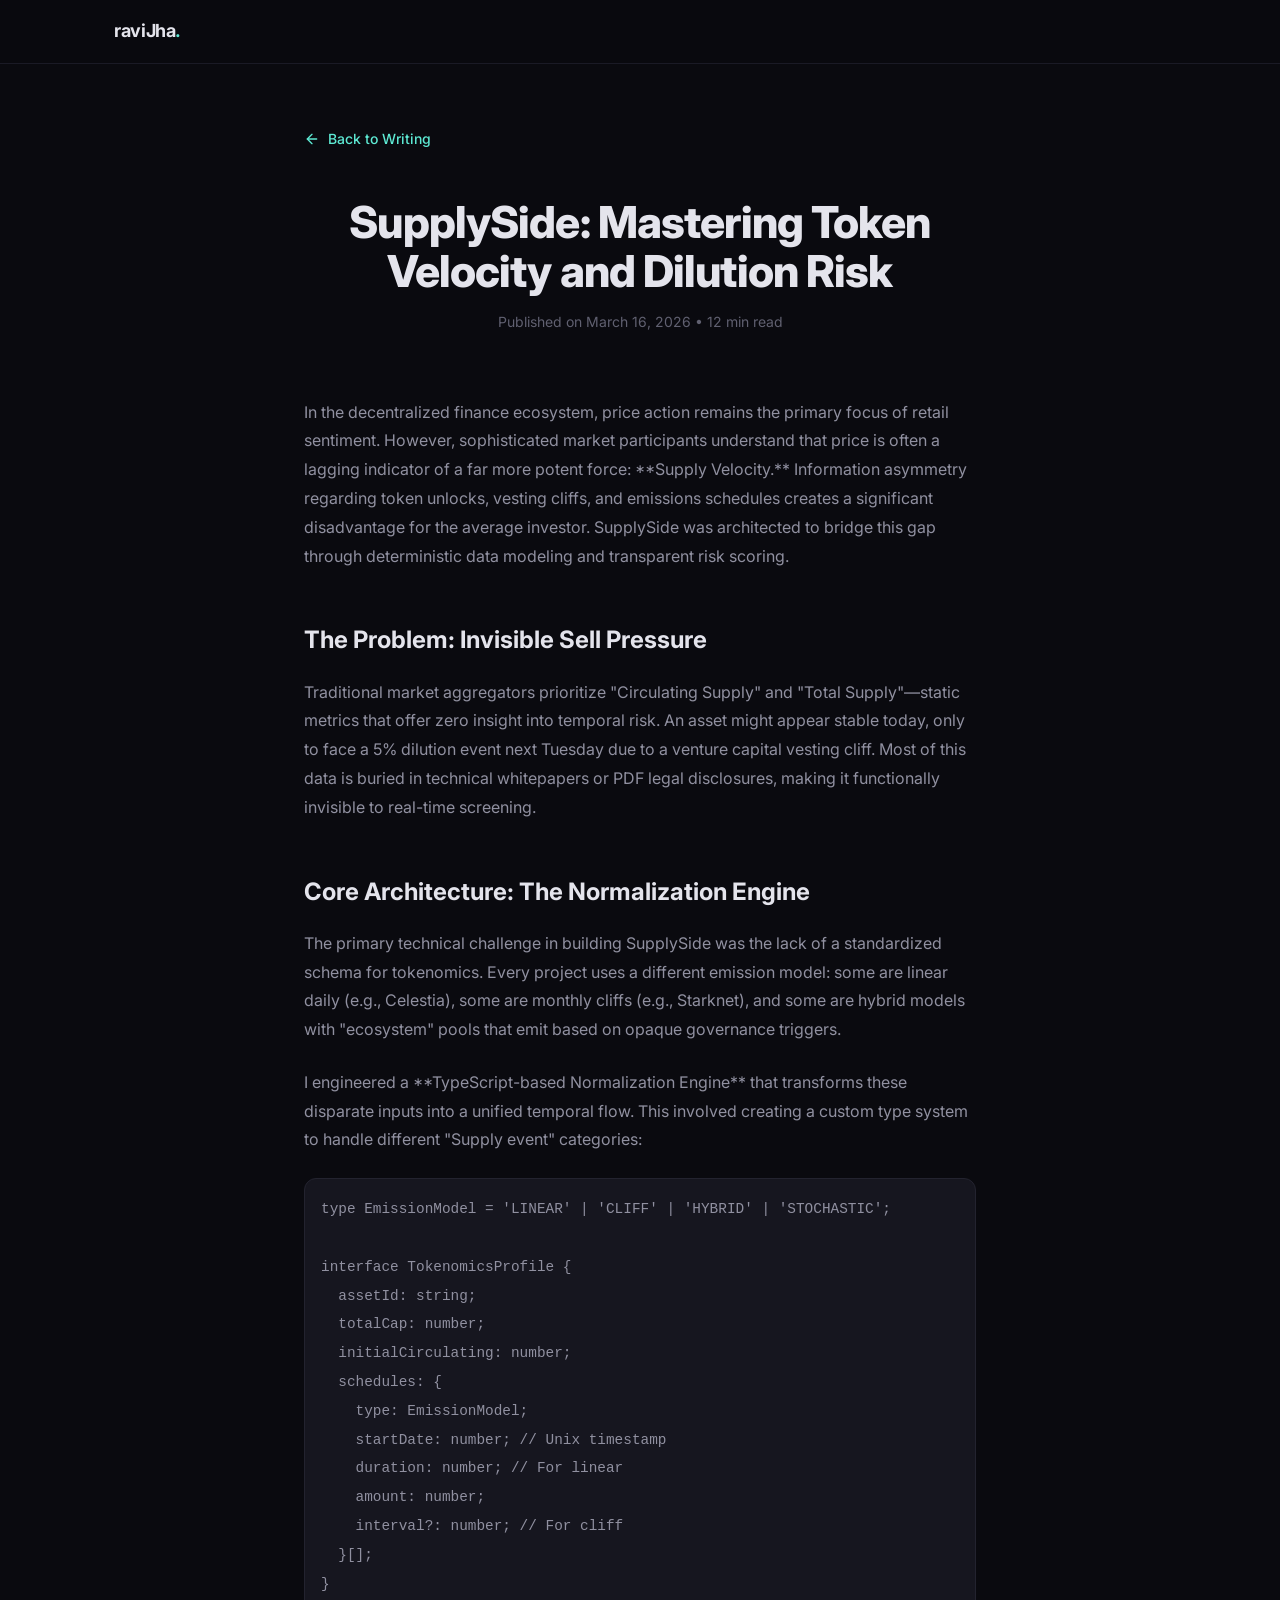
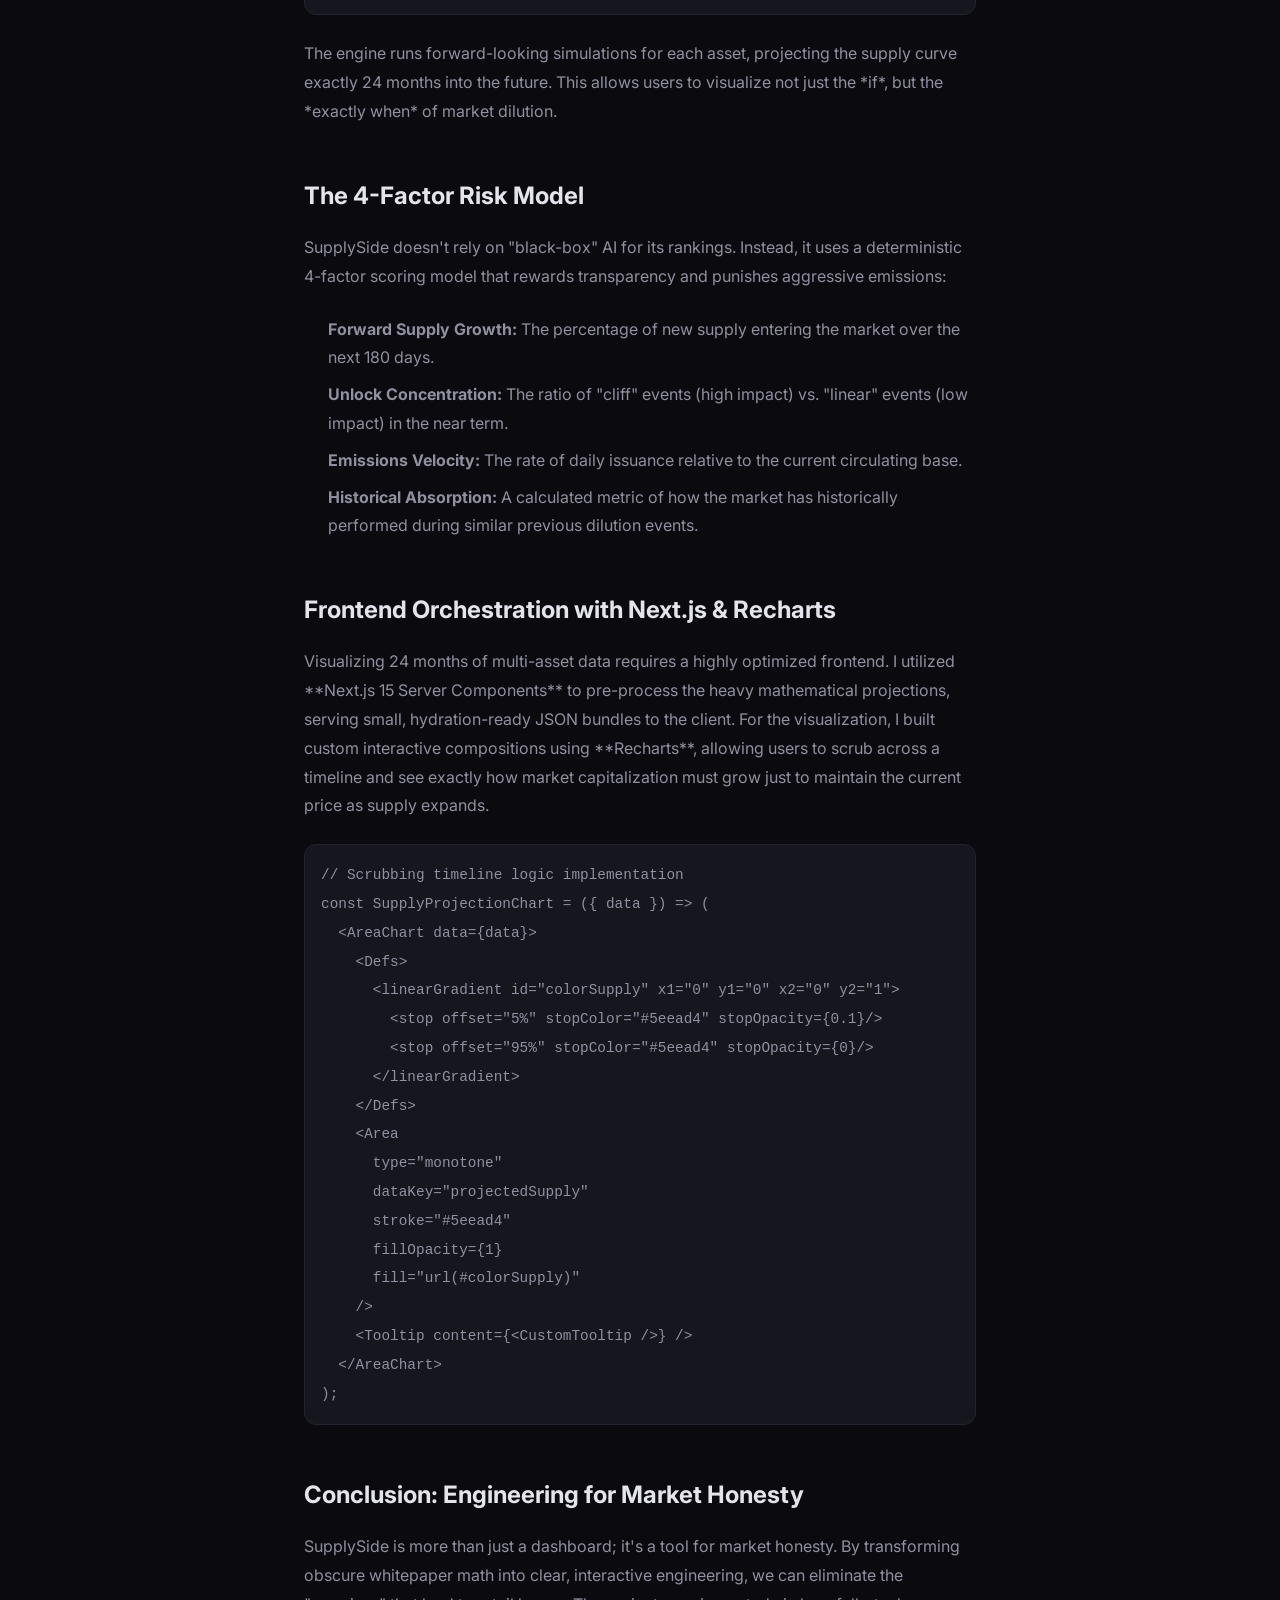
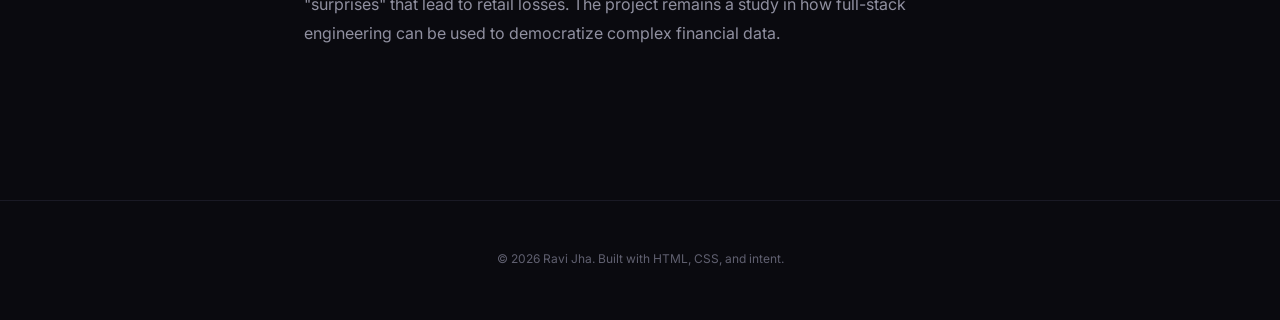
<file: blog/building-supplyside.html>
<!DOCTYPE html>
<html lang="en">
<head>
  <meta charset="UTF-8">
  <meta name="viewport" content="width=device-width, initial-scale=1.0">
  <title>SupplySide: Mastering Token Velocity and Dilution Risk — Ravi Jha</title>
  <link rel="stylesheet" href="../styles.css">
  <link rel="icon" type="image/png" href="../favicon.png">
</head>
<body>
  <nav class="nav">
    <div class="container">
      <a href="../index.html" class="nav-logo">raviJha<span>.</span></a>
    </div>
  </nav>

  <main class="post-container">
    <a href="../index.html#writing" class="post-back-link">
      <svg xmlns="http://www.w3.org/2000/svg" width="16" height="16" viewBox="0 0 24 24" fill="none" stroke="currentColor" stroke-width="2" stroke-linecap="round" stroke-linejoin="round"><line x1="19" y1="12" x2="5" y2="12"></line><polyline points="12 19 5 12 12 5"></polyline></svg>
      Back to Writing
    </a>

    <header class="post-header">
      <h1 class="post-title">SupplySide: Mastering Token Velocity and Dilution Risk</h1>
      <div class="post-meta">Published on March 16, 2026 • 12 min read</div>
    </header>

    <article class="post-content">
      <p>In the decentralized finance ecosystem, price action remains the primary focus of retail sentiment. However, sophisticated market participants understand that price is often a lagging indicator of a far more potent force: **Supply Velocity.** Information asymmetry regarding token unlocks, vesting cliffs, and emissions schedules creates a significant disadvantage for the average investor. SupplySide was architected to bridge this gap through deterministic data modeling and transparent risk scoring.</p>
      
      <h2>The Problem: Invisible Sell Pressure</h2>
      <p>Traditional market aggregators prioritize "Circulating Supply" and "Total Supply"—static metrics that offer zero insight into temporal risk. An asset might appear stable today, only to face a 5% dilution event next Tuesday due to a venture capital vesting cliff. Most of this data is buried in technical whitepapers or PDF legal disclosures, making it functionally invisible to real-time screening.</p>
      
      <h2>Core Architecture: The Normalization Engine</h2>
      <p>The primary technical challenge in building SupplySide was the lack of a standardized schema for tokenomics. Every project uses a different emission model: some are linear daily (e.g., Celestia), some are monthly cliffs (e.g., Starknet), and some are hybrid models with "ecosystem" pools that emit based on opaque governance triggers.</p>
      
      <p>I engineered a **TypeScript-based Normalization Engine** that transforms these disparate inputs into a unified temporal flow. This involved creating a custom type system to handle different "Supply event" categories:</p>

      <pre><code>type EmissionModel = 'LINEAR' | 'CLIFF' | 'HYBRID' | 'STOCHASTIC';

interface TokenomicsProfile {
  assetId: string;
  totalCap: number;
  initialCirculating: number;
  schedules: {
    type: EmissionModel;
    startDate: number; // Unix timestamp
    duration: number; // For linear
    amount: number;
    interval?: number; // For cliff
  }[];
}</code></pre>

      <p>The engine runs forward-looking simulations for each asset, projecting the supply curve exactly 24 months into the future. This allows users to visualize not just the *if*, but the *exactly when* of market dilution.</p>

      <h2>The 4-Factor Risk Model</h2>
      <p>SupplySide doesn't rely on "black-box" AI for its rankings. Instead, it uses a deterministic 4-factor scoring model that rewards transparency and punishes aggressive emissions:</p>
      <ul>
        <li><strong>Forward Supply Growth:</strong> The percentage of new supply entering the market over the next 180 days.</li>
        <li><strong>Unlock Concentration:</strong> The ratio of "cliff" events (high impact) vs. "linear" events (low impact) in the near term.</li>
        <li><strong>Emissions Velocity:</strong> The rate of daily issuance relative to the current circulating base.</li>
        <li><strong>Historical Absorption:</strong> A calculated metric of how the market has historically performed during similar previous dilution events.</li>
      </ul>

      <h2>Frontend Orchestration with Next.js & Recharts</h2>
      <p>Visualizing 24 months of multi-asset data requires a highly optimized frontend. I utilized **Next.js 15 Server Components** to pre-process the heavy mathematical projections, serving small, hydration-ready JSON bundles to the client. For the visualization, I built custom interactive compositions using **Recharts**, allowing users to scrub across a timeline and see exactly how market capitalization must grow just to maintain the current price as supply expands.</p>

      <pre><code>// Scrubbing timeline logic implementation
const SupplyProjectionChart = ({ data }) => (
  &lt;AreaChart data={data}&gt;
    &lt;Defs&gt;
      &lt;linearGradient id="colorSupply" x1="0" y1="0" x2="0" y2="1"&gt;
        &lt;stop offset="5%" stopColor="#5eead4" stopOpacity={0.1}/&gt;
        &lt;stop offset="95%" stopColor="#5eead4" stopOpacity={0}/&gt;
      &lt;/linearGradient&gt;
    &lt;/Defs&gt;
    &lt;Area 
      type="monotone" 
      dataKey="projectedSupply" 
      stroke="#5eead4" 
      fillOpacity={1} 
      fill="url(#colorSupply)" 
    /&gt;
    &lt;Tooltip content={&lt;CustomTooltip /&gt;} /&gt;
  &lt;/AreaChart&gt;
);</code></pre>

      <h2>Conclusion: Engineering for Market Honesty</h2>
      <p>SupplySide is more than just a dashboard; it's a tool for market honesty. By transforming obscure whitepaper math into clear, interactive engineering, we can eliminate the "surprises" that lead to retail losses. The project remains a study in how full-stack engineering can be used to democratize complex financial data.</p>
    </article>
  </main>

  <footer class="footer">
    <div class="container">
      <p>© 2026 Ravi Jha. Built with HTML, CSS, and intent.</p>
    </div>
  </footer>
</body>
</html>
</file>
<file: styles.css>
/* ============================================
   DESIGN SYSTEM — Ravi Jha Portfolio
   ============================================ */

@import url('https://fonts.googleapis.com/css2?family=Inter:wght@400;500;600;700;800&display=swap');

/* --- Tokens --- */
:root {
  --color-bg: #0a0a0f;
  --color-bg-raised: #111118;
  --color-bg-card: #16161f;
  --color-bg-card-hover: #1c1c28;
  --color-border: #23232f;
  --color-border-subtle: #1a1a25;

  --color-text: #e4e4ec;
  --color-text-secondary: #9090a0;
  --color-text-muted: #606070;

  --color-accent: #5eead4;
  --color-accent-dim: rgba(94, 234, 212, 0.12);
  --color-accent-glow: rgba(94, 234, 212, 0.06);

  --font: 'Inter', -apple-system, BlinkMacSystemFont, 'Segoe UI', sans-serif;

  --fs-xs: 0.75rem;
  --fs-sm: 0.875rem;
  --fs-base: 1rem;
  --fs-lg: 1.125rem;
  --fs-xl: 1.5rem;
  --fs-2xl: 2rem;
  --fs-3xl: 2.75rem;
  --fs-4xl: 3.5rem;

  --space-xs: 0.5rem;
  --space-sm: 0.75rem;
  --space-md: 1rem;
  --space-lg: 1.5rem;
  --space-xl: 2rem;
  --space-2xl: 3rem;
  --space-3xl: 4rem;
  --space-4xl: 6rem;
  --space-5xl: 8rem;

  --radius: 12px;
  --radius-sm: 8px;
  --radius-lg: 16px;

  --max-width: 1100px;
  --nav-height: 64px;

  --transition: 0.25s cubic-bezier(0.4, 0, 0.2, 1);
}

/* --- Reset --- */
*, *::before, *::after {
  box-sizing: border-box;
  margin: 0;
  padding: 0;
}

html {
  scroll-behavior: smooth;
  scroll-padding-top: var(--nav-height);
  -webkit-font-smoothing: antialiased;
  -moz-osx-font-smoothing: grayscale;
}

body {
  font-family: var(--font);
  font-size: var(--fs-base);
  line-height: 1.6;
  color: var(--color-text);
  background-color: var(--color-bg);
}

a {
  color: inherit;
  text-decoration: none;
}

ul, ol {
  list-style: none;
}

img {
  max-width: 100%;
  display: block;
}

button {
  font-family: inherit;
  cursor: pointer;
  border: none;
  background: none;
}

/* --- Utilities --- */
.container {
  width: 100%;
  max-width: var(--max-width);
  margin: 0 auto;
  padding: 0 var(--space-lg);
}

.section {
  padding: var(--space-5xl) 0;
}

.section-label {
  font-size: var(--fs-xs);
  font-weight: 700;
  letter-spacing: 0.15em;
  text-transform: uppercase;
  color: var(--color-accent);
  margin-bottom: var(--space-sm);
}

.section-heading {
  font-size: var(--fs-2xl);
  font-weight: 800;
  letter-spacing: -0.02em;
  line-height: 1.2;
  color: var(--color-text);
  margin-bottom: var(--space-lg);
}

/* scroll-reveal animation */
.reveal {
  opacity: 0;
  transform: translateY(24px);
  transition: opacity 0.6s var(--transition), transform 0.6s var(--transition);
}

.reveal.visible {
  opacity: 1;
  transform: translateY(0);
}


/* ============================================
   NAVIGATION
   ============================================ */

.nav {
  position: fixed;
  top: 0;
  left: 0;
  right: 0;
  height: var(--nav-height);
  background: rgba(10, 10, 15, 0.85);
  backdrop-filter: blur(16px);
  -webkit-backdrop-filter: blur(16px);
  border-bottom: 1px solid var(--color-border-subtle);
  z-index: 100;
  display: flex;
  align-items: center;
}

.nav .container {
  display: flex;
  align-items: center;
  justify-content: space-between;
}

.nav-logo {
  font-size: var(--fs-lg);
  font-weight: 700;
  color: var(--color-text);
  letter-spacing: -0.02em;
}

.nav-logo span {
  color: var(--color-accent);
}

.nav-links {
  display: flex;
  align-items: center;
  gap: var(--space-xl);
}

.nav-links a {
  font-size: var(--fs-sm);
  font-weight: 500;
  color: var(--color-text-secondary);
  transition: color var(--transition);
  position: relative;
}

.nav-links a:hover {
  color: var(--color-text);
}

.nav-links a::after {
  content: '';
  position: absolute;
  bottom: -4px;
  left: 0;
  width: 0;
  height: 1.5px;
  background: var(--color-accent);
  transition: width var(--transition);
}

.nav-links a:hover::after {
  width: 100%;
}

.nav-cta {
  font-size: var(--fs-sm);
  font-weight: 600;
  color: var(--color-bg) !important;
  background: var(--color-accent);
  padding: 8px 20px;
  border-radius: 999px;
  transition: opacity var(--transition), transform var(--transition);
}

.nav-cta:hover {
  opacity: 0.9;
  transform: translateY(-1px);
}

.nav-cta::after {
  display: none !important;
}

/* Mobile nav toggle */
.nav-toggle {
  display: none;
  flex-direction: column;
  gap: 5px;
  padding: 4px;
}

.nav-toggle span {
  display: block;
  width: 22px;
  height: 2px;
  background: var(--color-text);
  border-radius: 2px;
  transition: var(--transition);
}


/* ============================================
   HERO
   ============================================ */

.hero {
  min-height: 100vh;
  display: flex;
  align-items: center;
  padding-top: var(--nav-height);
  position: relative;
  overflow: hidden;
}

.hero::before {
  content: '';
  position: absolute;
  top: 0;
  right: -20%;
  width: 600px;
  height: 600px;
  background: radial-gradient(circle, var(--color-accent-glow) 0%, transparent 70%);
  pointer-events: none;
}

.hero-content {
  max-width: 680px;
}

.hero-greeting {
  font-size: var(--fs-sm);
  font-weight: 600;
  letter-spacing: 0.1em;
  text-transform: uppercase;
  color: var(--color-accent);
  margin-bottom: var(--space-md);
}

.hero-title {
  font-size: var(--fs-4xl);
  font-weight: 800;
  line-height: 1.05;
  letter-spacing: -0.03em;
  color: var(--color-text);
  margin-bottom: var(--space-lg);
}

.hero-title .accent {
  color: var(--color-accent);
}

.hero-description {
  font-size: var(--fs-lg);
  line-height: 1.7;
  color: var(--color-text-secondary);
  max-width: 540px;
  margin-bottom: var(--space-2xl);
}

.hero-actions {
  display: flex;
  align-items: center;
  gap: var(--space-md);
  flex-wrap: wrap;
}

.btn-primary {
  display: inline-flex;
  align-items: center;
  gap: 8px;
  font-size: var(--fs-sm);
  font-weight: 600;
  color: var(--color-bg);
  background: var(--color-accent);
  padding: 12px 28px;
  border-radius: 999px;
  transition: opacity var(--transition), transform var(--transition), box-shadow var(--transition);
}

.btn-primary:hover {
  opacity: 0.9;
  transform: translateY(-2px);
  box-shadow: 0 8px 24px rgba(94, 234, 212, 0.2);
}

.btn-primary svg {
  width: 16px;
  height: 16px;
}

.btn-secondary {
  display: inline-flex;
  align-items: center;
  gap: 8px;
  font-size: var(--fs-sm);
  font-weight: 500;
  color: var(--color-text-secondary);
  padding: 12px 24px;
  border: 1px solid var(--color-border);
  border-radius: 999px;
  transition: color var(--transition), border-color var(--transition);
}

.btn-secondary:hover {
  color: var(--color-text);
  border-color: var(--color-text-muted);
}

/* ============================================
   PROJECTS
   ============================================ */

.projects {
  background: var(--color-bg);
}

.projects-grid {
  display: flex;
  flex-direction: column;
  gap: var(--space-lg);
}

.project-card {
  background: var(--color-bg-card);
  border: 1px solid var(--color-border);
  border-radius: var(--radius-lg);
  overflow: hidden;
  transition: border-color var(--transition), box-shadow var(--transition);
}

.project-card:hover {
  border-color: var(--color-border);
  box-shadow: 0 4px 24px rgba(0, 0, 0, 0.3);
}

.project-header {
  display: flex;
  align-items: flex-start;
  justify-content: space-between;
  padding: var(--space-xl);
  cursor: pointer;
  gap: var(--space-md);
}

.project-meta {
  flex: 1;
}

.project-name {
  font-size: var(--fs-xl);
  font-weight: 700;
  color: var(--color-text);
  letter-spacing: -0.01em;
  margin-bottom: 6px;
}

.project-tagline {
  font-size: var(--fs-sm);
  color: var(--color-text-secondary);
  line-height: 1.5;
}

.project-tech {
  display: flex;
  flex-wrap: wrap;
  gap: 6px;
  margin-top: var(--space-sm);
}

.tech-tag {
  font-size: var(--fs-xs);
  font-weight: 500;
  color: var(--color-accent);
  background: var(--color-accent-dim);
  padding: 4px 10px;
  border-radius: 999px;
}

.project-toggle {
  display: flex;
  align-items: center;
  justify-content: center;
  width: 36px;
  height: 36px;
  border-radius: 50%;
  background: var(--color-bg-raised);
  border: 1px solid var(--color-border);
  color: var(--color-text-secondary);
  font-size: var(--fs-lg);
  flex-shrink: 0;
  margin-top: 4px;
  transition: background var(--transition), color var(--transition), transform var(--transition);
}

.project-card:hover .project-toggle {
  background: var(--color-accent-dim);
  color: var(--color-accent);
}

.project-card.expanded .project-toggle {
  transform: rotate(45deg);
  background: var(--color-accent-dim);
  color: var(--color-accent);
}

.project-detail {
  max-height: 0;
  overflow: hidden;
  transition: max-height 0.45s cubic-bezier(0.4, 0, 0.2, 1);
}

.project-card.expanded .project-detail {
  max-height: 2500px;
}

.project-detail-inner {
  padding: 0 var(--space-xl) var(--space-xl);
  border-top: 1px solid var(--color-border-subtle);
}

.project-detail-grid {
  display: grid;
  grid-template-columns: 1fr 1fr;
  gap: var(--space-xl);
  margin-top: var(--space-xl);
}

.detail-block h4 {
  font-size: var(--fs-xs);
  font-weight: 700;
  letter-spacing: 0.12em;
  text-transform: uppercase;
  color: var(--color-accent);
  margin-bottom: var(--space-xs);
}

.detail-block p {
  font-size: var(--fs-sm);
  color: var(--color-text-secondary);
  line-height: 1.65;
}

.project-links {
  display: flex;
  gap: var(--space-md);
  margin-top: var(--space-xl);
  padding-top: var(--space-lg);
  border-top: 1px solid var(--color-border-subtle);
}

.project-link {
  font-size: var(--fs-sm);
  font-weight: 500;
  color: var(--color-accent);
  display: inline-flex;
  align-items: center;
  gap: 6px;
  transition: opacity var(--transition);
}

.project-link:hover {
  opacity: 0.75;
}

.project-link svg {
  width: 14px;
  height: 14px;
}


/* ============================================
   ABOUT
   ============================================ */

.about {
  background: var(--color-bg-raised);
}

.about-content {
  max-width: 680px;
}

.about-content p {
  font-size: var(--fs-base);
  line-height: 1.75;
  color: var(--color-text-secondary);
  margin-bottom: var(--space-lg);
}

.about-content p:last-child {
  margin-bottom: 0;
}

.about-content strong {
  color: var(--color-text);
  font-weight: 600;
}


/* ============================================
   SKILLS
   ============================================ */

.skills-grid {
  display: flex;
  flex-wrap: wrap;
  gap: 10px;
}

.skill-tag {
  font-size: var(--fs-sm);
  font-weight: 500;
  color: var(--color-text-secondary);
  background: var(--color-bg-card);
  border: 1px solid var(--color-border);
  padding: 10px 18px;
  border-radius: var(--radius-sm);
  transition: color var(--transition), border-color var(--transition), background var(--transition);
}

.skill-tag:hover {
  color: var(--color-accent);
  border-color: var(--color-accent);
  background: var(--color-accent-dim);
}


/* ============================================
   CONTACT
   ============================================ */

.contact {
  background: var(--color-bg-raised);
  text-align: center;
}

.contact .section-heading {
  max-width: 480px;
  margin-left: auto;
  margin-right: auto;
}

.contact-subtext {
  font-size: var(--fs-base);
  color: var(--color-text-secondary);
  max-width: 460px;
  margin: 0 auto var(--space-2xl);
  line-height: 1.7;
}

.contact-actions {
  display: flex;
  align-items: center;
  justify-content: center;
  gap: var(--space-md);
  flex-wrap: wrap;
  margin-bottom: var(--space-2xl);
}

.contact-socials {
  display: flex;
  align-items: center;
  justify-content: center;
  gap: var(--space-lg);
}

.social-link {
  display: inline-flex;
  align-items: center;
  gap: 8px;
  font-size: var(--fs-sm);
  font-weight: 500;
  color: var(--color-text-muted);
  transition: color var(--transition);
}

.social-link:hover {
  color: var(--color-text);
}

.social-link svg {
  width: 18px;
  height: 18px;
}


/* ============================================
   FOOTER
   ============================================ */

.footer {
  padding: var(--space-2xl) 0;
  border-top: 1px solid var(--color-border-subtle);
  text-align: center;
}

.footer p {
  font-size: var(--fs-xs);
  color: var(--color-text-muted);
}


/* ============================================
   RESPONSIVE
   ============================================ */

@media (max-width: 768px) {
  .container {
    padding: 0 var(--space-md);
  }

  .section {
    padding: var(--space-3xl) 0;
  }

  /* Nav */
  .nav-links {
    display: none;
    position: fixed;
    top: var(--nav-height);
    left: 0;
    right: 0;
    height: calc(100vh - var(--nav-height));
    background: #0a0a0f; /* Dark solid background for clarity */
    flex-direction: column;
    justify-content: center;
    align-items: center;
    gap: var(--space-xl);
    padding-bottom: 20vh; /* Shift content up slightly for balance */
    z-index: 1000;
  }

  .nav-links.open {
    display: flex;
  }

  .nav-links a {
    font-size: var(--fs-xl);
    font-weight: 700;
    color: var(--color-text);
  }

  .nav-cta {
    font-size: var(--fs-lg);
    width: auto;
    text-align: center;
  }

  .nav-toggle {
    display: flex;
  }

  /* Hero */
  .hero-title {
    font-size: var(--fs-2xl);
  }

  .hero-description {
    font-size: var(--fs-base);
  }

  .hero-actions {
    flex-direction: column;
    align-items: stretch;
  }

  .btn-primary,
  .btn-secondary {
    justify-content: center;
  }

  /* Projects */
  .project-detail-grid {
    grid-template-columns: 1fr;
    gap: var(--space-lg);
  }

  .project-header {
    padding: var(--space-lg);
  }

  .project-detail-inner {
    padding: 0 var(--space-lg) var(--space-lg);
  }

  /* Section headings */
  .section-heading {
    font-size: var(--fs-xl);
  }
}

@media (min-width: 769px) and (max-width: 1024px) {
  .hero-title {
    font-size: var(--fs-3xl);
  }
}

/* ============================================
   WRITING SECTION
   ============================================ */

.writing-grid {
  display: grid;
  grid-template-columns: repeat(auto-fill, minmax(360px, 1fr));
  gap: var(--space-xl);
}

.writing-card {
  background: var(--color-bg-card);
  border: 1px solid var(--color-border);
  border-radius: var(--radius-lg);
  transition: transform var(--transition), border-color var(--transition), box-shadow var(--transition);
  height: 100%;
}

.writing-card:hover {
  transform: translateY(-4px);
  border-color: var(--color-accent-dim);
  box-shadow: 0 12px 32px rgba(0, 0, 0, 0.4);
}

.writing-card-inner {
  display: flex;
  flex-direction: column;
  height: 100%;
  padding: var(--space-xl);
}

.writing-header {
  display: flex;
  justify-content: space-between;
  align-items: center;
  margin-bottom: var(--space-md);
}

.writing-date {
  font-size: var(--fs-xs);
  color: var(--color-text-muted);
  font-weight: 500;
}

.writing-category {
  font-size: var(--fs-xs);
  font-weight: 600;
  color: var(--color-accent);
  background: var(--color-accent-dim);
  padding: 4px 10px;
  border-radius: 999px;
  text-transform: uppercase;
  letter-spacing: 0.05em;
}

.writing-title {
  font-size: var(--fs-lg);
  font-weight: 700;
  line-height: 1.4;
  color: var(--color-text);
  margin-bottom: var(--space-sm);
  transition: color var(--transition);
}

.writing-card:hover .writing-title {
  color: var(--color-accent);
}

.writing-excerpt {
  font-size: var(--fs-sm);
  color: var(--color-text-secondary);
  line-height: 1.6;
  margin-bottom: var(--space-lg);
  flex-grow: 1;
}

.writing-footer {
  display: flex;
  align-items: center;
  gap: 8px;
  margin-top: auto;
}

.read-more {
  font-size: var(--fs-sm);
  font-weight: 600;
  color: var(--color-text);
}

.arrow-icon {
  width: 16px;
  height: 16px;
  transition: transform var(--transition);
}

.writing-card:hover .arrow-icon {
  transform: translateX(4px);
}

/* --- Responsive for Writing --- */
@media (max-width: 640px) {
  .writing-grid {
    grid-template-columns: 1fr;
  }
}

/* ============================================
   BLOG POST CONTENT (General Typography)
   ============================================ */

.post-container {
  max-width: 720px;
  margin: 0 auto;
  padding: var(--space-5xl) var(--space-lg);
}

.post-header {
  margin-bottom: var(--space-3xl);
  text-align: center;
}

.post-title {
  font-size: var(--fs-3xl);
  font-weight: 800;
  line-height: 1.1;
  letter-spacing: -0.02em;
  margin-bottom: var(--space-md);
}

.post-meta {
  color: var(--color-text-muted);
  font-size: var(--fs-sm);
}

.post-content {
  font-size: var(--fs-base);
  line-height: 1.8;
  color: var(--color-text-secondary);
}

.post-content p {
  margin-bottom: var(--space-lg);
}

.post-content h2 {
  font-size: var(--fs-xl);
  font-weight: 700;
  color: var(--color-text);
  margin: var(--space-2xl) 0 var(--space-md);
}

.post-content h3 {
  font-size: var(--fs-lg);
  font-weight: 700;
  color: var(--color-text);
  margin: var(--space-xl) 0 var(--space-md);
}

.post-content ul, .post-content ol {
  margin-bottom: var(--space-lg);
  padding-left: var(--space-lg);
}

.post-content li {
  margin-bottom: var(--space-xs);
}

.post-content pre {
  background: var(--color-bg-card);
  border: 1px solid var(--color-border);
  border-radius: var(--radius);
  padding: var(--space-md);
  overflow-x: auto;
  margin: var(--space-lg) 0;
}

.post-content code {
  font-family: 'Courier New', Courier, monospace;
  font-size: 0.9em;
  background: var(--color-bg-raised);
  padding: 2px 6px;
  border-radius: 4px;
}

.post-content pre code {
  background: transparent;
  padding: 0;
}

.post-back-link {
  display: inline-flex;
  align-items: center;
  gap: 8px;
  font-size: var(--fs-sm);
  font-weight: 500;
  color: var(--color-accent);
  margin-bottom: var(--space-2xl);
  transition: transform var(--transition);
}

.post-back-link:hover {
  transform: translateX(-4px);
}
</file>
